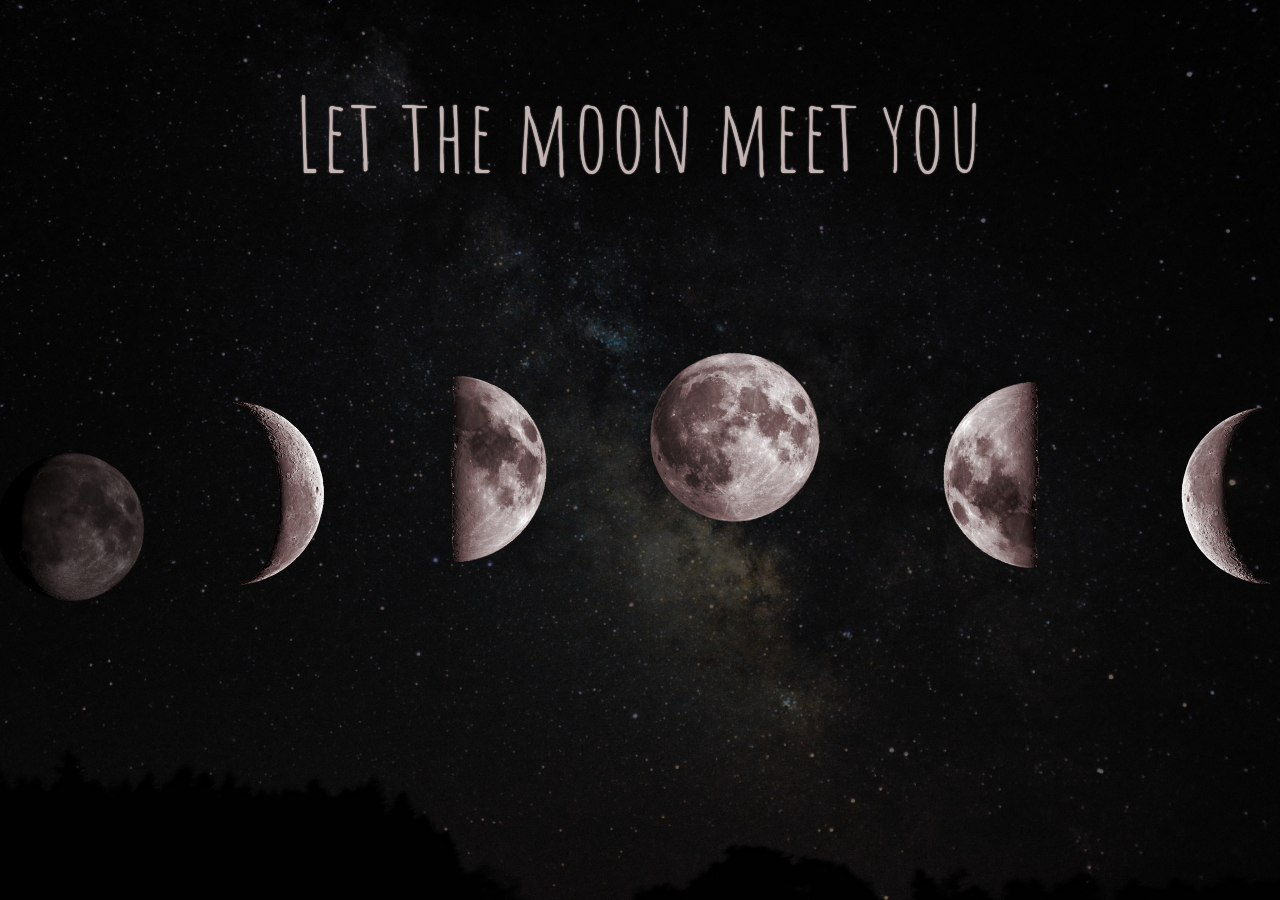
<file: index.html>
<!DOCTYPE html>
<!--[if lt IE 7]>      <html class="no-js lt-ie9 lt-ie8 lt-ie7"> <![endif]-->
<!--[if IE 7]>         <html class="no-js lt-ie9 lt-ie8"> <![endif]-->
<!--[if IE 8]>         <html class="no-js lt-ie9"> <![endif]-->
<!--[if gt IE 8]>      <html class="no-js"> <!--<![endif]-->
<html>
    <head>
        <meta charset="utf-8">
        <meta http-equiv="X-UA-Compatible" content="IE=edge">
        <title></title>
        <meta name="description" content="">
        <meta name="viewport" content="width=device-width, initial-scale=1">
        <link rel="preconnect" href="https://fonts.gstatic.com" crossorigin>
<link href="https://fonts.googleapis.com/css2?family=Cinzel+Decorative:wght@400;700;900&display=swap" rel="stylesheet">
<link rel="preconnect" href="https://fonts.googleapis.com">
<link rel="preconnect" href="https://fonts.gstatic.com" crossorigin>
<link href="https://fonts.googleapis.com/css2?family=Cormorant:ital,wght@0,300..700;1,300..700&display=swap" rel="stylesheet">
<link rel="preconnect" href="https://fonts.googleapis.com">
<link rel="preconnect" href="https://fonts.gstatic.com" crossorigin>
<link href="https://fonts.googleapis.com/css2?family=Inter:ital,opsz,wght@0,14..32,100..900;1,14..32,100..900&display=swap" rel="stylesheet">
<link rel="preconnect" href="https://fonts.googleapis.com">
<link rel="preconnect" href="https://fonts.gstatic.com" crossorigin>
<link href="https://fonts.googleapis.com/css2?family=Bodoni+Moda:ital,opsz,wght@0,6..96,400..900;1,6..96,400..900&display=swap" rel="stylesheet">
<link rel="preload" as="image" href="new.png">
<link rel="preload" as="image" href="crescent.png">
<link rel="preload" as="image" href="quarter.png">
<link rel="preload" as="image" href="full.png">
<link rel="preload" as="image" href="quarter2png.png">
<link rel="preload" as="image" href="crescent2.png">
<link rel="preconnect" href="https://fonts.googleapis.com">
<link rel="preconnect" href="https://fonts.gstatic.com" crossorigin>
<link href="https://fonts.googleapis.com/css2?family=Amatic+SC:wght@400;700&display=swap" rel="stylesheet">
       <link rel="preload" as="image" href="background.png">
        <link rel="stylesheet" href="styles.css">
    </head>
    <body>
      <div class="background-overlay"></div>
       <div class="moon-container">

  <h1 class="moon-heading">Let the moon meet you</h1>

  <div class="subtitle">
Begin at the phase that feels familiar
</div>

  <div class="orbit-wrapper">

  <div class="moon-row">

    <div class="moon-item moon-item1"> 
       <a href="entry1/index.html" class="moon-link">
        <div class="moon-content">
  <img class="moon-img newmoon" src="new.png">
  <span class="moon-label">Begin where balance is needed</span>
</div>
</a> 
</div>

   
<div class="moon-item moon-item2">
   <a href="entry2/index.html" class="moon-link">
  <div class="moon-content">
  <img class="moon-img crescent" src="crescent.png">
  <span class="moon-label">Step into what lies beneath</span>
</div>
</a>
</div>

<div class="moon-item moon-item3">
   <a href="entry3/index.html" class="moon-link">
  <div class="moon-content">
  <img class="moon-img quarter" src="quarter.png">
  <span class="moon-label">Question the direction you’re moving in.</span>
</div>
</a>
</div>

<div class="moon-item moon-item4">
   <a href="entry4/index.html" class="moon-link">
    <div class="moon-content">
  <img class="moon-img fullmoon" src="full.png">
  <span class="moon-label">Face what you are building</span>
</div>
</a>
</div>

<div class="moon-item moon-item5">
   <a href="entry5/index.html" class="moon-link">
   <div class="moon-content">
  <img class="moon-img last-quarter" src="quarter2png.png">
  <span class="moon-label">Release it into the night</span>
</div>
</a>
</div>


<div class="moon-item moon-item6">
   <a href="entry6/index.html" class="moon-link">
  <div class="moon-content">
  <img class="moon-img waning" src="crescent2.png">
  <span class="moon-label">Notice what keeps pulling you back</span>
  </div>
  </a>
</div>
  </div>
</div>
</div>
        <script src="" async defer></script>
    </body>
</html>
</file>
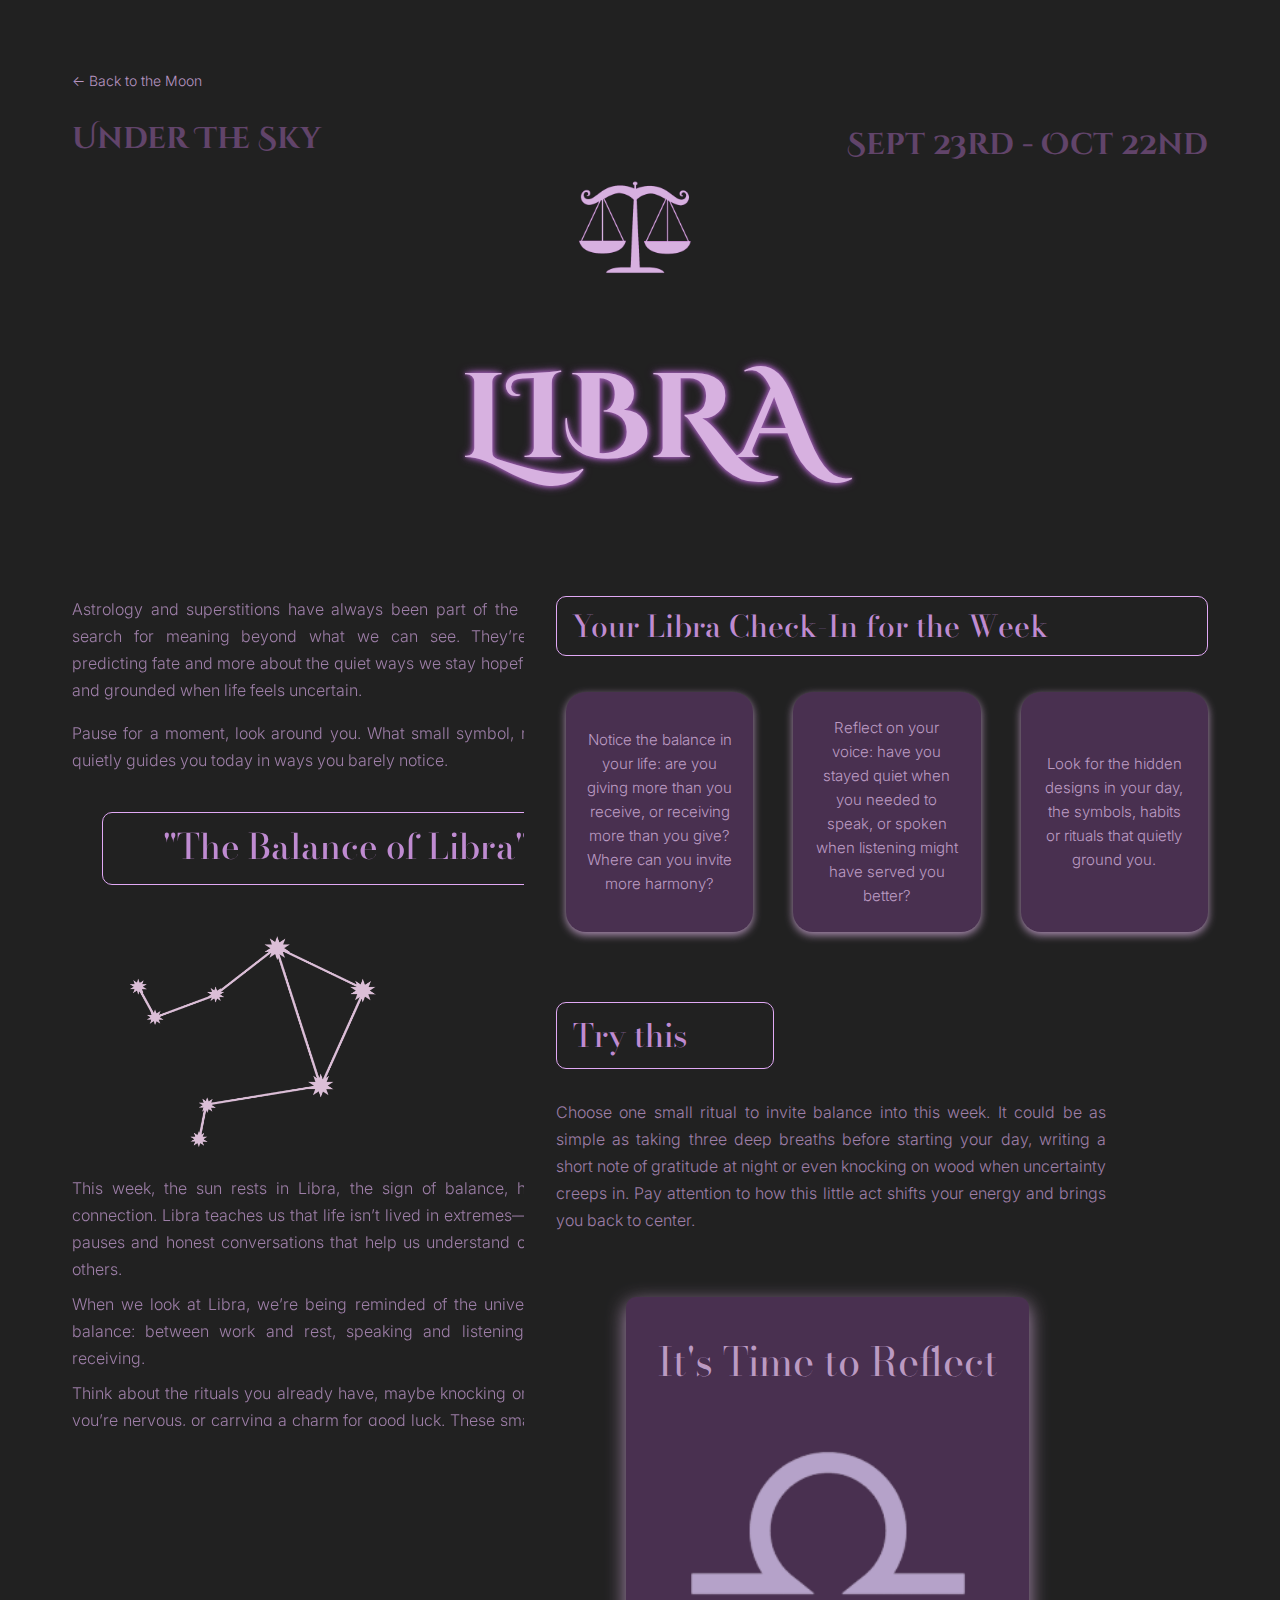
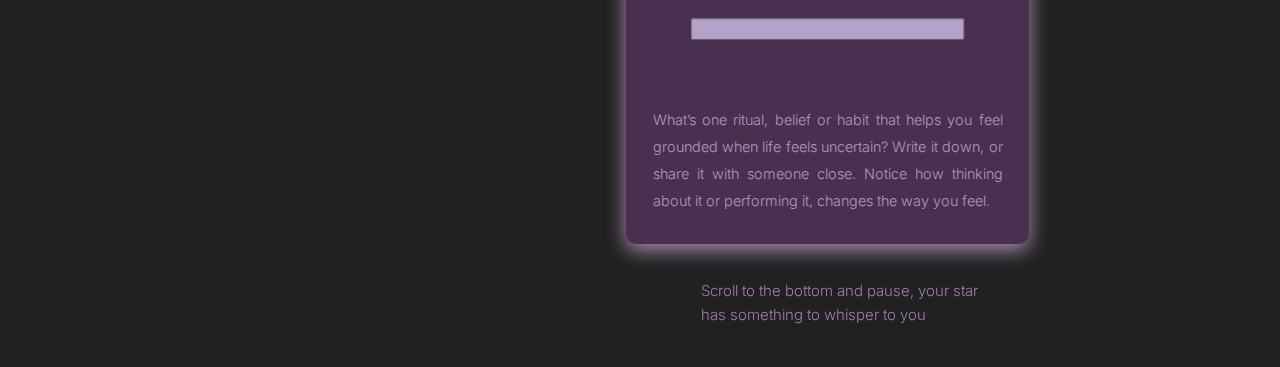
<file: entry1/index.html>
<!DOCTYPE html>
<html>
    <head>
        <meta charset="utf-8">
        <meta http-equiv="X-UA-Compatible" content="IE=edge">
        <title></title>
        <meta name="description" content="">
        <meta name="viewport" content="width=device-width, initial-scale=1">
        <link rel="preconnect" href="https://fonts.googleapis.com">
<link rel="preconnect" href="https://fonts.gstatic.com" crossorigin>
<link href="https://fonts.googleapis.com/css2?family=Cinzel+Decorative:wght@400;700;900&display=swap" rel="stylesheet">
<link rel="preconnect" href="https://fonts.googleapis.com">
<link rel="preconnect" href="https://fonts.gstatic.com" crossorigin>
<link href="https://fonts.googleapis.com/css2?family=Cormorant:ital,wght@0,300..700;1,300..700&display=swap" rel="stylesheet">
<link rel="preconnect" href="https://fonts.googleapis.com">
<link rel="preconnect" href="https://fonts.gstatic.com" crossorigin>
<link href="https://fonts.googleapis.com/css2?family=Inter:ital,opsz,wght@0,14..32,100..900;1,14..32,100..900&display=swap" rel="stylesheet">
<link rel="preconnect" href="https://fonts.googleapis.com">
<link rel="preconnect" href="https://fonts.gstatic.com" crossorigin>
<link href="https://fonts.googleapis.com/css2?family=Bodoni+Moda:ital,opsz,wght@0,6..96,400..900;1,6..96,400..900&display=swap" rel="stylesheet">
        <link rel="stylesheet" href="style.css">
    </head>
    <body>
        <a href="../index.html" class="back-home">← Back to the Moon</a>
        <h1 class="glow-text">Under The Sky</h1>
                <h1 class="glow-text" id="dates">Sept 23rd - Oct 22nd</h1>

                <img src="libra_sign2.png" class="top-zodiac-icon">
        <h1 class="libra">LIBRA</h1>
        <div class="container">
            <div class="column left-column">

<p id="para1">Astrology and superstitions have always been part of the way humans search for meaning beyond what we can see. They’re less about predicting fate and more about the quiet ways we stay hopeful, connected and grounded when life feels uncertain.<p>

<p>Pause for a moment, look around you. What small symbol, ritual or habit quietly guides you today in ways you barely notice. </p>

<div class="subheading-1">
    "The Balance of Libra"
</div>
<img src="Libra_Constellation.png" class="my-image">
<p>
This week, the sun rests in Libra, the sign of balance, harmony, and connection. Libra teaches us that life isn’t lived in extremes—it's the small pauses and honest conversations that help us understand ourselves and others.
</p>

<p>
     When we look at Libra, we’re being reminded of the universal need for balance: between work and rest, speaking and listening, giving and receiving.
</p>

<p>
    Think about the rituals you already have, maybe knocking on wood when you’re nervous, or carrying a charm for good luck. These small acts aren’t just habits, they’re your way of finding balance in a world that never stops moving.
</p>
</div>

<div class="column right-column">

<div class="subheading-2">Your Libra Check-In for the Week</div>
<div class="column1">
        
        <div class="box">Notice the balance in your life: are you giving more than you receive, or receiving more than you give? Where can you invite more harmony?</div>

    
        <div class="box">Reflect on your voice: have you stayed quiet when you needed to speak, or spoken when listening might have served you better?</div>
    
        <div class="box">Look for the hidden designs in your day, the symbols, habits or rituals that quietly ground you.</div>
        </div>
    
<div class="subheading-3">Try this</div>

<p>Choose one small ritual to invite balance into this week. It could be as simple as taking three deep breaths before starting your day, writing a short note of gratitude at night or even knocking on wood when uncertainty creeps in. Pay attention to how this little act shifts your energy and brings you back to center.</p>

<div class="subheading-4"> 
    <br>
 
<div  id="prompthead">It's Time to Reflect</div>
<br>
<br>
<br>
<br><br>

<img class="image2"
src="Libra sign.png" alt="">
<br>
<br><br>
<br>
<br>

<p id="Prompt">What’s one ritual, belief or habit that helps you feel grounded when life feels uncertain? Write it down, or share it with someone close. Notice how thinking about it or performing it, changes the way you feel.</p>

</div>

<div class="popup-overlay">
  <div class="popup-content">
    <h2>The star's message to you</h2>
    <br>
    <p id="message">Give a little extra love today, to yourself and others. What you put out always finds its way back, often when you need it most.</p>
  </div>
</div>

<div class="pop-up-prompt">Scroll to the bottom and pause, your star has something to whisper to you</div>

    </body>
</html>
</file>
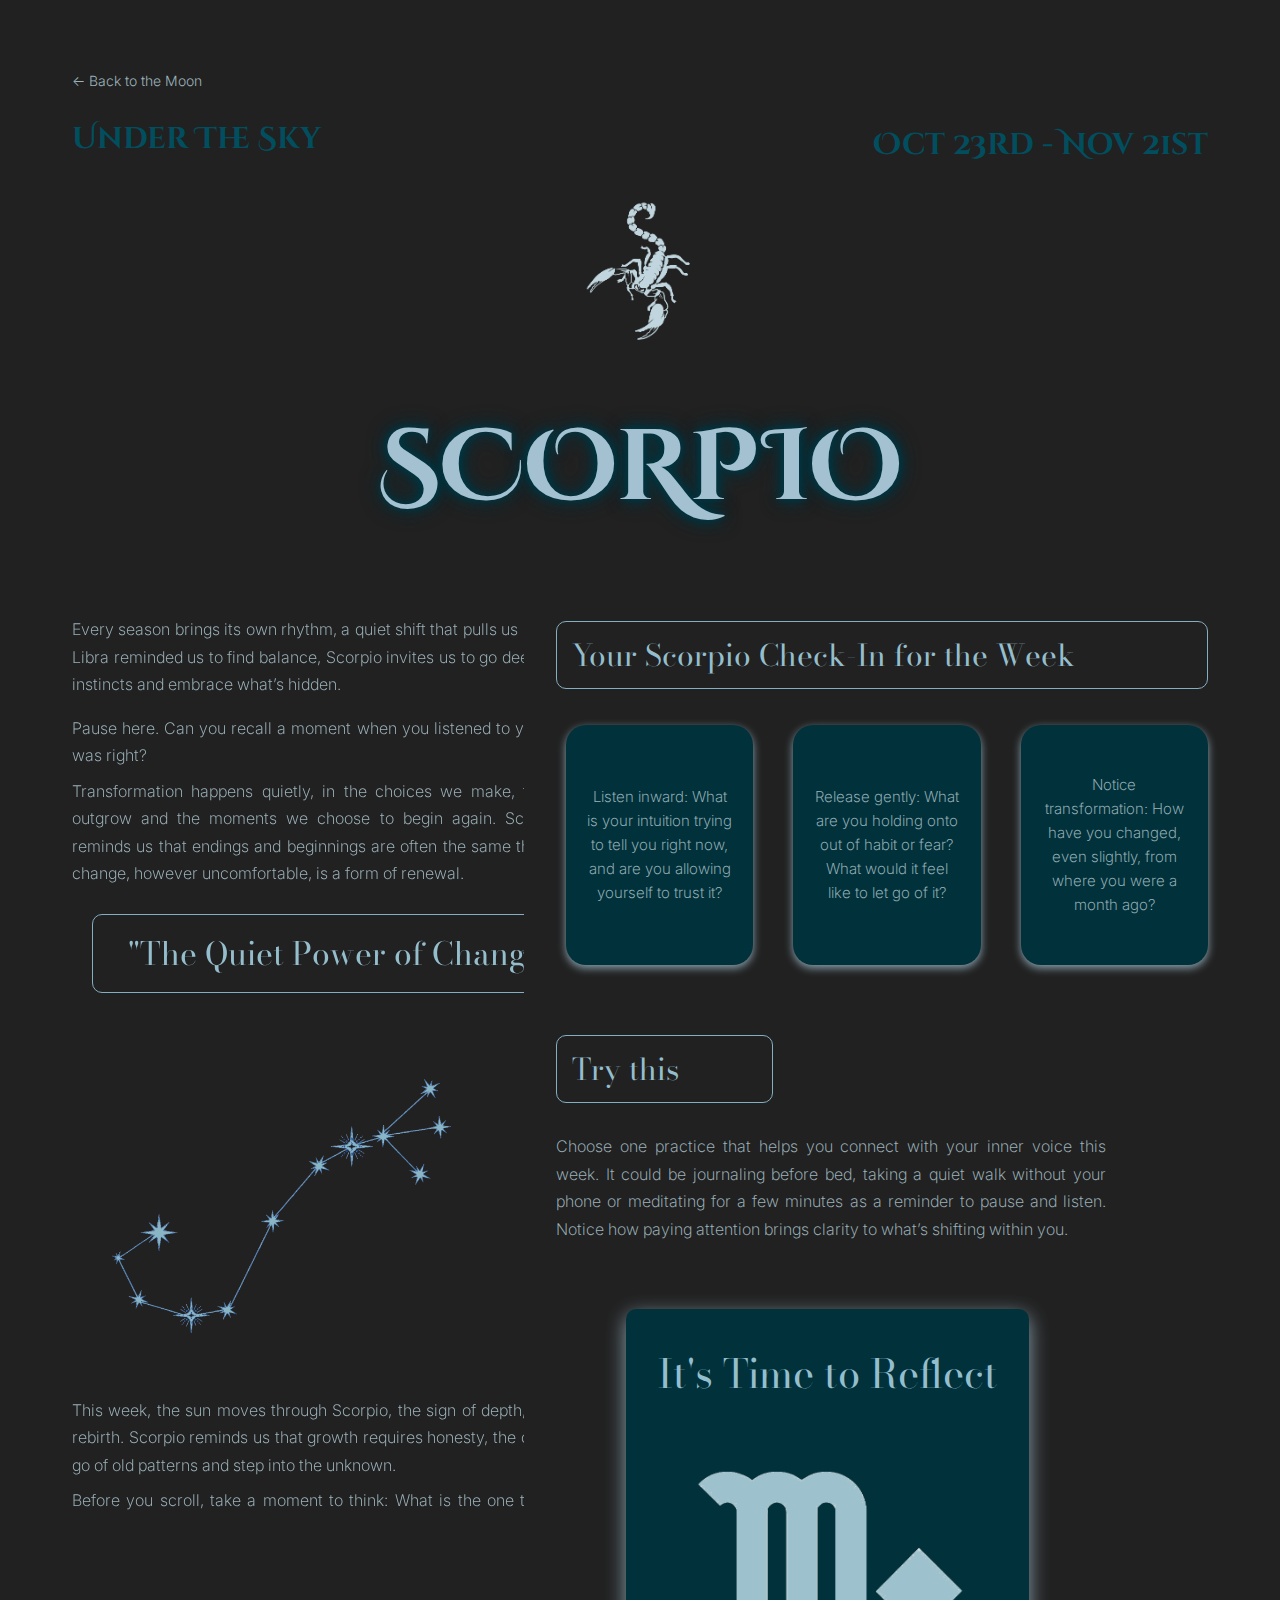
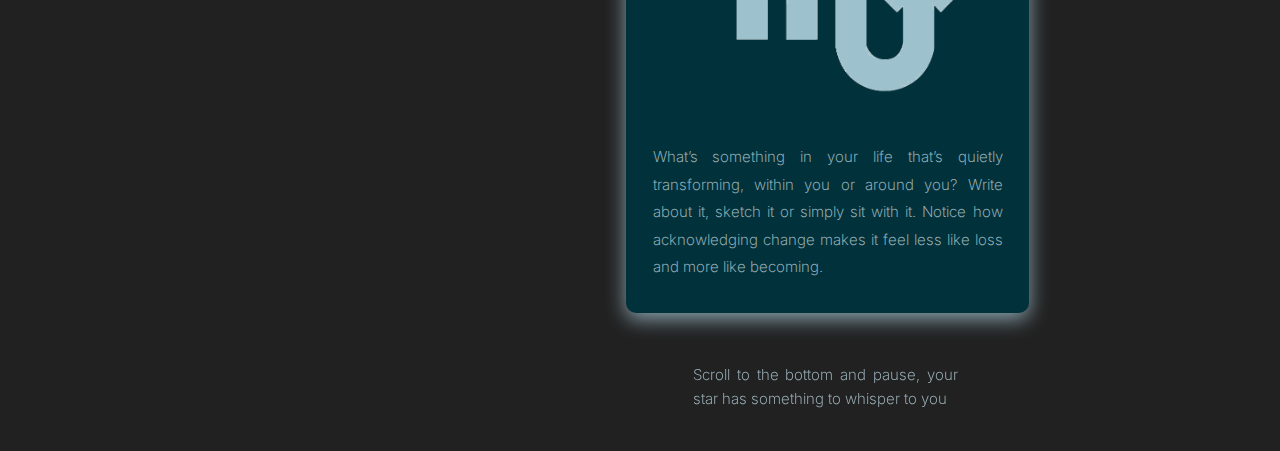
<file: entry2/index.html>
<!DOCTYPE html>
<!--[if lt IE 7]>      <html class="no-js lt-ie9 lt-ie8 lt-ie7"> <![endif]-->
<!--[if IE 7]>         <html class="no-js lt-ie9 lt-ie8"> <![endif]-->
<!--[if IE 8]>         <html class="no-js lt-ie9"> <![endif]-->
<!--[if gt IE 8]>      <html class="no-js"> <!--<![endif]-->
<html>
    <head>
        <meta charset="utf-8">
        <meta http-equiv="X-UA-Compatible" content="IE=edge">
        <title></title>
        <meta name="description" content="">
        <meta name="viewport" content="width=device-width, initial-scale=1">
        <link rel="preconnect" href="https://fonts.googleapis.com">
<link rel="preconnect" href="https://fonts.gstatic.com" crossorigin>
<link href="https://fonts.googleapis.com/css2?family=Cinzel+Decorative:wght@400;700;900&display=swap" rel="stylesheet">
<link rel="preconnect" href="https://fonts.googleapis.com">
<link rel="preconnect" href="https://fonts.gstatic.com" crossorigin>
<link href="https://fonts.googleapis.com/css2?family=Cormorant:ital,wght@0,300..700;1,300..700&display=swap" rel="stylesheet">
<link rel="preconnect" href="https://fonts.googleapis.com">
<link rel="preconnect" href="https://fonts.gstatic.com" crossorigin>
<link href="https://fonts.googleapis.com/css2?family=Inter:ital,opsz,wght@0,14..32,100..900;1,14..32,100..900&display=swap" rel="stylesheet">
<link rel="preconnect" href="https://fonts.googleapis.com">
<link rel="preconnect" href="https://fonts.gstatic.com" crossorigin>
<link href="https://fonts.googleapis.com/css2?family=Bodoni+Moda:ital,opsz,wght@0,6..96,400..900;1,6..96,400..900&display=swap" rel="stylesheet">
        <link rel="stylesheet" href="style.css">
    </head>
    <body>
        <a href="../index.html" class="back-home">← Back to the Moon</a>
        <h1 class="glow-text">Under The Sky</h1>
                <h1 class="glow-text" id="dates">Oct 23rd - Nov 21st</h1>

                <img src="scorpio_sign2.png" class="top-zodiac-icon">

        <h1 class="scorpio"> SCORPIO</h1>

        <div class="container">
            <div class="column left-column">

<p>Every season brings its own rhythm, a quiet shift that pulls us inward. While Libra reminded us to find balance, Scorpio invites us to go deeper, trust our instincts and embrace what’s hidden.<p>


<p>Pause here. Can you recall a moment when you listened to your gut and it was right?</p>

<p>Transformation happens quietly, in the choices we make, the fears we outgrow and the moments we choose to begin again. Scorpio season reminds us that endings and beginnings are often the same thing, and that change, however uncomfortable, is a form of renewal.</p>

<div class="subheading-1">
    "The Quiet Power of Change"
</div>
<img src="Scorpio_Constellation.png" class="my-image">
<p>
    This week, the sun moves through Scorpio, the sign of depth, intuition and rebirth. Scorpio reminds us that growth requires honesty, the courage to let go of old patterns and step into the unknown.

</p>

<p>
    Before you scroll, take a moment to think: What is the one truth that you have been avoiding and what would it feel like to face it?
</p>

<p>Think about the ways you transform without even realizing it, the small decisions that shift your perspective, the conversations that change your direction, or the quiet ways you release what no longer serves you.</p>

</div>
<div class="column right-column">
<div class="subheading-2">Your Scorpio Check-In for the Week</div>

<div class="column1">
        
        <div class="box">Listen inward: What is your intuition trying to tell you right now, and are you allowing yourself to trust it?</div>

    
        <div class="box">Release gently: What are you holding onto out of habit or fear? What would it feel like to let go of it?</div>
    
        <div class="box">Notice transformation: How have you changed, even slightly, from where you were a month ago?</div>
        </div>
    
    
<div class="subheading-3">Try this</div>

<p>Choose one practice that helps you connect with your inner voice this week. It could be journaling before bed, taking a quiet walk without your phone or meditating for a few minutes as a reminder to pause and listen. Notice how paying attention brings clarity to what’s shifting within you.<p>
  
    <div class="subheading-4"> 
    <br>
 
<div  id="prompthead">It's Time to Reflect</div>
<br>
<br>
<br>
<br><br>

<img class="image2"
src="scorpio_sign.png">
<br>
<br><br>
<br>
<br>
<br><br>
<br>
<br>
<br>
<br>
<br>
<br>

<p id="Prompt">What’s something in your life that’s quietly transforming, within you or around you? Write about it, sketch it or simply sit with it. Notice how acknowledging change makes it feel less like loss and more like becoming.</p>

</div>

<div class="popup-overlay">
  <div class="popup-content">
    <h2>The star's message to you</h2>
    <br>
    <p id="message">Do the one thing that your intuition's been quietly asking for today, it already knows the next right step.</p>
  </div>
</div>
<div class="pop-up-prompt">Scroll to the bottom and pause, your star has something to whisper to you</div>
    </body>
</html>
</file>
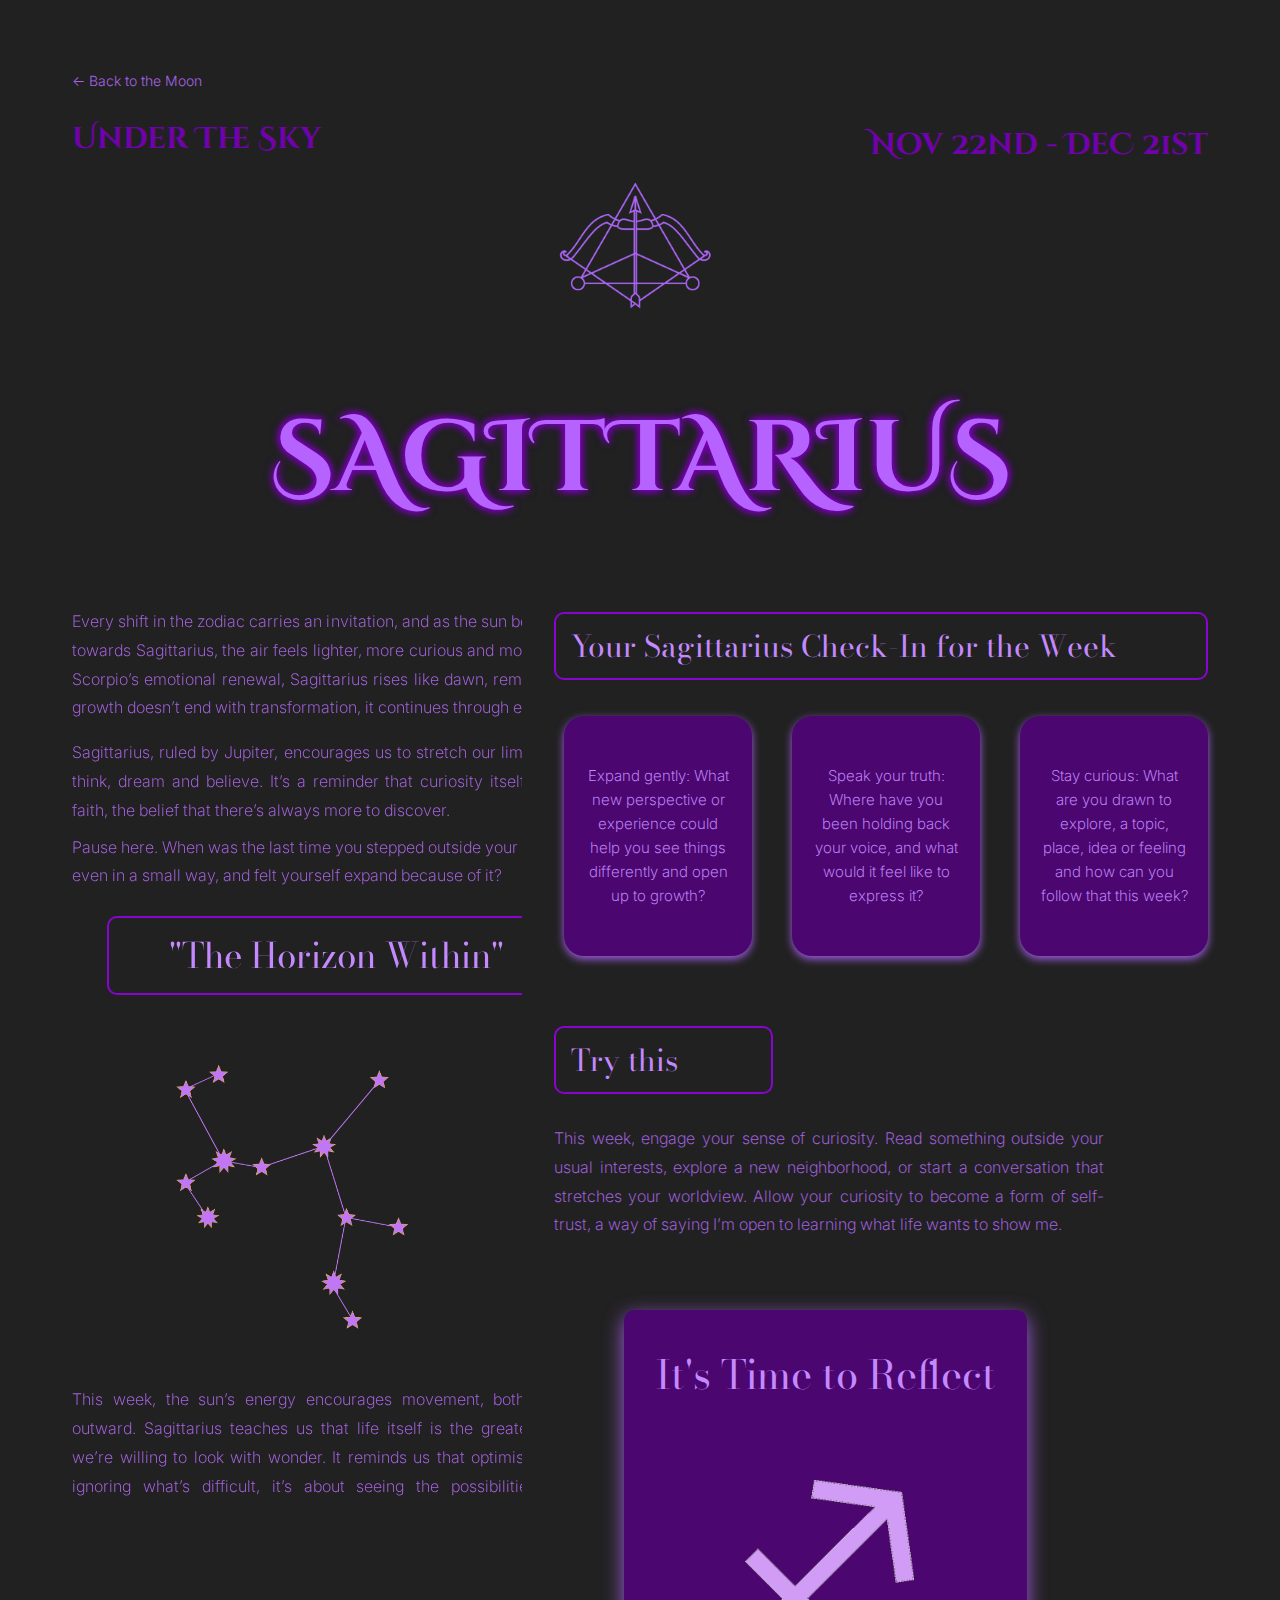
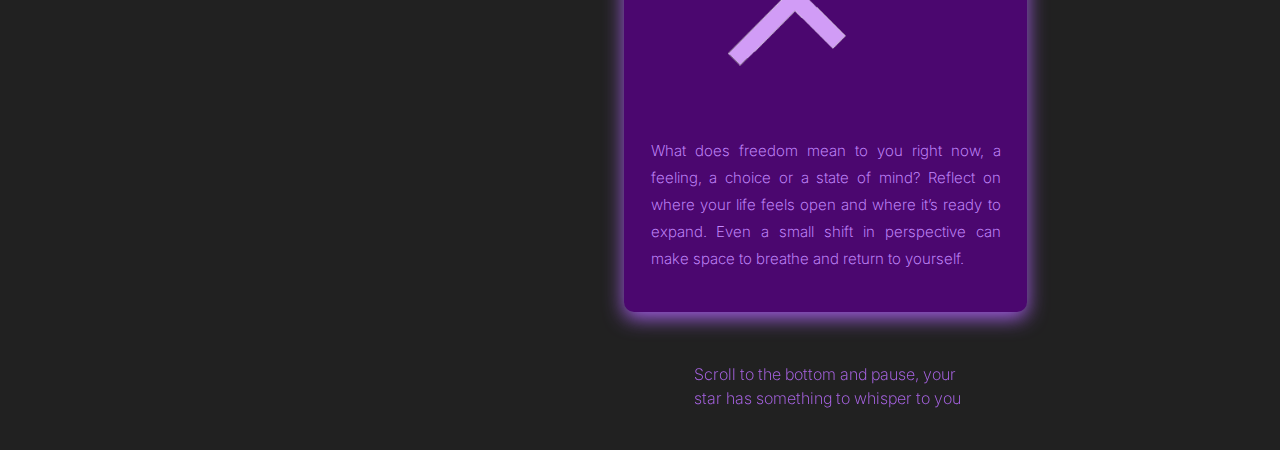
<file: entry3/index.html>
<!DOCTYPE html>
<!--[if lt IE 7]>      <html class="no-js lt-ie9 lt-ie8 lt-ie7"> <![endif]-->
<!--[if IE 7]>         <html class="no-js lt-ie9 lt-ie8"> <![endif]-->
<!--[if IE 8]>         <html class="no-js lt-ie9"> <![endif]-->
<!--[if gt IE 8]>      <html class="no-js"> <!--<![endif]-->
<html>
    <head>
        <meta charset="utf-8">
        <meta http-equiv="X-UA-Compatible" content="IE=edge">
        <title></title>
        <meta name="description" content="">
        <meta name="viewport" content="width=device-width, initial-scale=1">
               <link rel="preconnect" href="https://fonts.googleapis.com">
<link rel="preconnect" href="https://fonts.gstatic.com" crossorigin>
<link href="https://fonts.googleapis.com/css2?family=Cinzel+Decorative:wght@400;700;900&display=swap" rel="stylesheet">
<link rel="preconnect" href="https://fonts.googleapis.com">
<link rel="preconnect" href="https://fonts.gstatic.com" crossorigin>
<link href="https://fonts.googleapis.com/css2?family=Cormorant:ital,wght@0,300..700;1,300..700&display=swap" rel="stylesheet">
<link rel="preconnect" href="https://fonts.googleapis.com">
<link rel="preconnect" href="https://fonts.gstatic.com" crossorigin>
<link href="https://fonts.googleapis.com/css2?family=Inter:ital,opsz,wght@0,14..32,100..900;1,14..32,100..900&display=swap" rel="stylesheet">
<link rel="preconnect" href="https://fonts.googleapis.com">
<link rel="preconnect" href="https://fonts.gstatic.com" crossorigin>
<link href="https://fonts.googleapis.com/css2?family=Bodoni+Moda:ital,opsz,wght@0,6..96,400..900;1,6..96,400..900&display=swap" rel="stylesheet">
        <link rel="stylesheet" href="style.css">
    </head>
    <body>
                <a href="../index.html" class="back-home">← Back to the Moon</a>
        <h1 class="glow-text">Under The Sky</h1>
                <h1 class="glow-text" id="dates">Nov 22nd - DeC 21st</h1>

                 <img src="sagittarius_sign2.png" class="top-zodiac-icon">
        <h1 class="sagittarius">SAGITTARIUS</h1>

        <div class="container">
            <div class="column left-column">

<p>Every shift in the zodiac carries an invitation, and as the sun begins to move towards Sagittarius, the air feels lighter, more curious and more open. After Scorpio’s emotional renewal, Sagittarius rises like dawn, reminding us that growth doesn’t end with transformation, it continues through exploration.<p>

<p>Sagittarius, ruled by Jupiter, encourages us to stretch our limits in how we think, dream and believe. It’s a reminder that curiosity itself is a form of faith, the belief that there’s always more to discover.</p>

<p>Pause here. When was the last time you stepped outside your comfort zone, even in a small way, and felt yourself expand because of it?</p>

<div class="subheading-1">
    "The Horizon Within"
</div>
<img src="sagittarius_constellation.png" class="my-image">
<p>
    This week, the sun’s energy encourages movement, both inward and outward. Sagittarius teaches us that life itself is the greatest teacher if we’re willing to look with wonder. It reminds us that optimism isn’t about ignoring what’s difficult, it’s about seeing the possibilities that exist alongside the challenges.
</p>

<p>
   Before you scroll, take a moment to ask yourself: Where in your life have you been playing small out of fear of uncertainty, and what might open up if you allowed yourself to take a leap?
</p>

</div>
<div class="column right-column">
<div class="subheading-2">Your Sagittarius Check-In for the Week</div>

<div class="column1">
        
        <div class="box">Expand gently: What new perspective or experience could help you see things differently and open up to growth?</div>

        <div class="box">Speak your truth: Where have you been holding back your voice, and what would it feel like to express it?</div>
    
        <div class="box">Stay curious: What are you drawn to explore, a topic, place, idea or feeling and how can you follow that this week?</div>
        </div>

<div class="subheading-3">Try this</div>

<p>This week, engage your sense of curiosity. Read something outside your usual interests, explore a new neighborhood, or start a conversation that stretches your worldview. Allow your curiosity to become a form of self-trust, a way of saying I’m open to learning what life wants to show me.<p>

       <div class="subheading-4"> 
    <br>  
<div  id="prompthead">It's Time to Reflect</div>
<br>
<br>
<br>
<br><br>

<img class="image2"
src="sagittarius_sign.png">
<br>
<br><br>
<br>
<br>
<br><br>
<br>
<br>
<br>
<br>
<br>
<br>

<p id="Prompt">What does freedom mean to you right now, a feeling, a choice or a state of mind? Reflect on where your life feels open and where it’s ready to expand. Even a small shift in perspective can make space to breathe and return to yourself.</p>

</div>

<div class="popup-overlay">
  <div class="popup-content">
    <h2>The star's message to you</h2>
    <br>
    <p id="message">Say yes to something new today, a thought, a path or a possibility. Growth begins the moment you choose curiosity over comfort.</p>
  </div>
</div>
<div class="pop-up-prompt">Scroll to the bottom and pause, your star has something to whisper to you</div>
    </body>
</html>
</file>
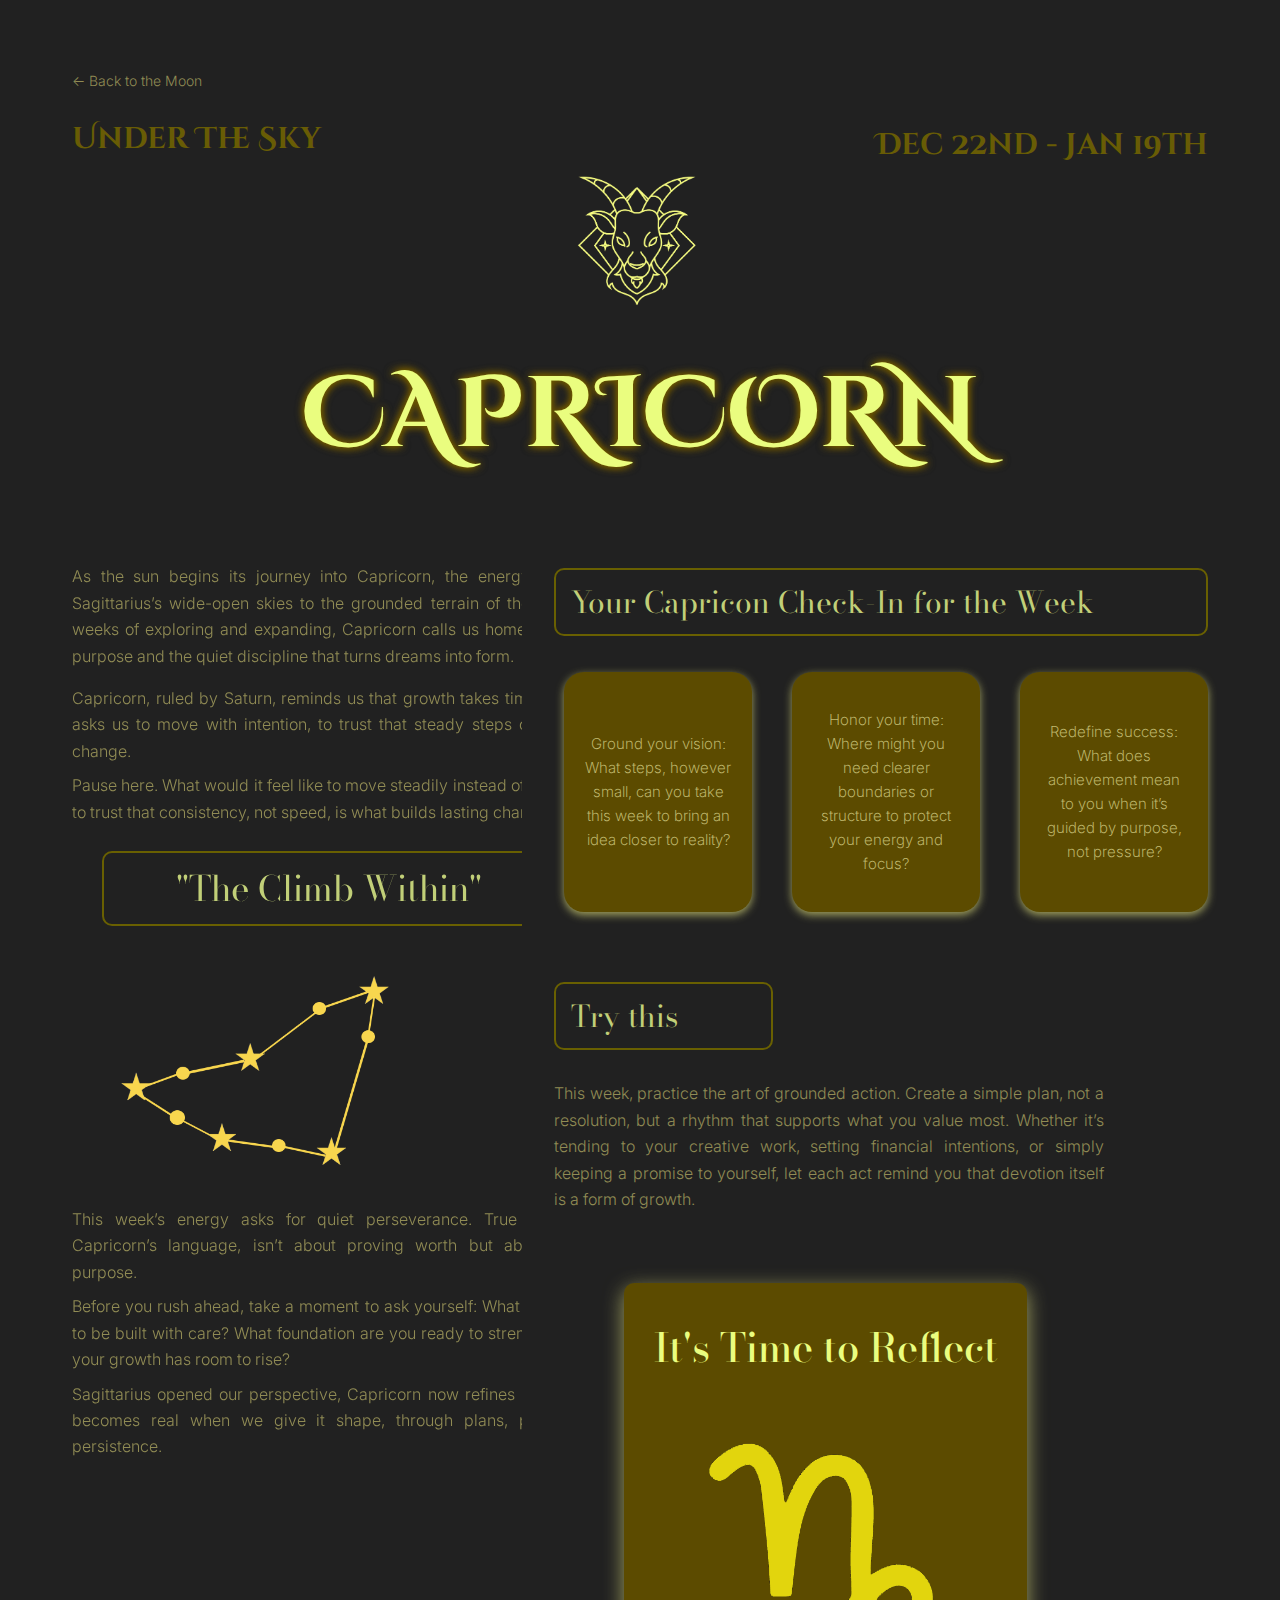
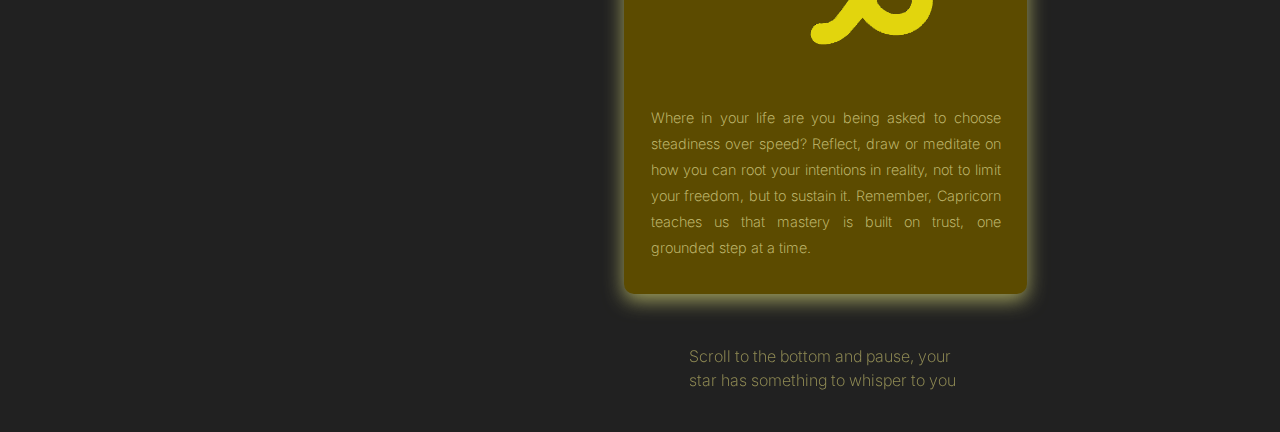
<file: entry4/index.html>
<!DOCTYPE html>
<!--[if lt IE 7]>      <html class="no-js lt-ie9 lt-ie8 lt-ie7"> <![endif]-->
<!--[if IE 7]>         <html class="no-js lt-ie9 lt-ie8"> <![endif]-->
<!--[if IE 8]>         <html class="no-js lt-ie9"> <![endif]-->
<!--[if gt IE 8]>      <html class="no-js"> <!--<![endif]-->
<html>
    <head>
        <meta charset="utf-8">
        <meta http-equiv="X-UA-Compatible" content="IE=edge">
        <title></title>
        <meta name="description" content="">
        <meta name="viewport" content="width=device-width, initial-scale=1">
         <link rel="preconnect" href="https://fonts.googleapis.com">
<link rel="preconnect" href="https://fonts.gstatic.com" crossorigin>
<link href="https://fonts.googleapis.com/css2?family=Cinzel+Decorative:wght@400;700;900&display=swap" rel="stylesheet">
<link rel="preconnect" href="https://fonts.googleapis.com">
<link rel="preconnect" href="https://fonts.gstatic.com" crossorigin>
<link href="https://fonts.googleapis.com/css2?family=Cormorant:ital,wght@0,300..700;1,300..700&display=swap" rel="stylesheet">
<link rel="preconnect" href="https://fonts.googleapis.com">
<link rel="preconnect" href="https://fonts.gstatic.com" crossorigin>
<link href="https://fonts.googleapis.com/css2?family=Inter:ital,opsz,wght@0,14..32,100..900;1,14..32,100..900&display=swap" rel="stylesheet">
<link rel="preconnect" href="https://fonts.googleapis.com">
<link rel="preconnect" href="https://fonts.gstatic.com" crossorigin>
<link href="https://fonts.googleapis.com/css2?family=Bodoni+Moda:ital,opsz,wght@0,6..96,400..900;1,6..96,400..900&display=swap" rel="stylesheet">
 <link rel="stylesheet" href="style.css">
    </head>
    <body>
         <a href="../index.html" class="back-home">← Back to the Moon</a>
      <h1 class="glow-text">Under The Sky</h1>
                <h1 class="glow-text" id="dates">Dec 22nd - Jan 19th</h1>

                  <img src="capricorn_sign2.png" class="top-zodiac-icon">
        <h1 class="capricorn">CAPRICORN</h1>

        <div class="container">
            <div class="column left-column">

<p>As the sun begins its journey into Capricorn, the energy shifts from Sagittarius’s wide-open skies to the grounded terrain of the earth. After weeks of exploring and expanding, Capricorn calls us home to structure, purpose and the quiet discipline that turns dreams into form.
<p>

<p>Capricorn, ruled by Saturn, reminds us that growth takes time. This week asks us to move with intention, to trust that steady steps create lasting change.
</p>

<p>Pause here. What would it feel like to move steadily instead of urgently and to trust that consistency, not speed, is what builds lasting change?
</p>

<div class="subheading-1">
    "The Climb Within"
</div>
<img src="capricorn_constellation.png" class="my-image">
<p>
    This week’s energy asks for quiet perseverance. True ambition, in Capricorn’s language, isn’t about proving worth but about honoring purpose. 
</p>

<p>
  Before you rush ahead, take a moment to ask yourself: What dream wants to be built with care? What foundation are you ready to strengthen so that your growth has room to rise?
</p>

<p>
    Sagittarius opened our perspective, Capricorn now refines it. Vision only becomes real when we give it shape, through plans, patience and persistence. 
</p>

</div>
<div class="column right-column">
<div class="subheading-2">Your Capricon Check-In for the Week</div>

<div class="column1">
        
        <div class="box">Ground your vision: What steps, however small,  can you take this week to bring an idea closer to reality?</div>

        <div class="box">Honor your time: Where might you need clearer boundaries or structure to protect your energy and focus?</div>
    
        <div class="box">Redefine success: What does achievement mean to you when it’s guided by purpose, not pressure?</div>
        </div>
    
<div class="subheading-3">Try this</div>

<p>This week, practice the art of grounded action. Create a simple plan, not a resolution, but a rhythm that supports what you value most. Whether it’s tending to your creative work, setting financial intentions, or simply keeping a promise to yourself, let each act remind you that devotion itself is a form of growth.
<p>


       <div class="subheading-4"> 
    <br>  
<div  id="prompthead">It's Time to Reflect</div>
<br>
<br>
<br>
<br><br>

<img class="image2"
src="capricorn_sign.png">
<br>
<br><br>
<br>
<br>
<br><br>
<br>
<br>
<br>
<br>
<br>
<br>

<p id="Prompt">Where in your life are you being asked to choose steadiness over speed? Reflect, draw or meditate on how you can root your intentions in reality, not to limit your freedom, but to sustain it. Remember, Capricorn teaches us that mastery is built on trust, one grounded step at a time.
</p>
</div>

<div class="popup-overlay">
  <div class="popup-content">
    <h2>The star's message to you</h2>
    <br>
    <p id="message">Stick to one small task today, finish it fully. Progress is quiet, it’s the small things that move you forward.</p>
  </div>
</div>

<div class="pop-up-prompt">Scroll to the bottom and pause, your star has something to whisper to you</div>
    </body>
</html>
</file>
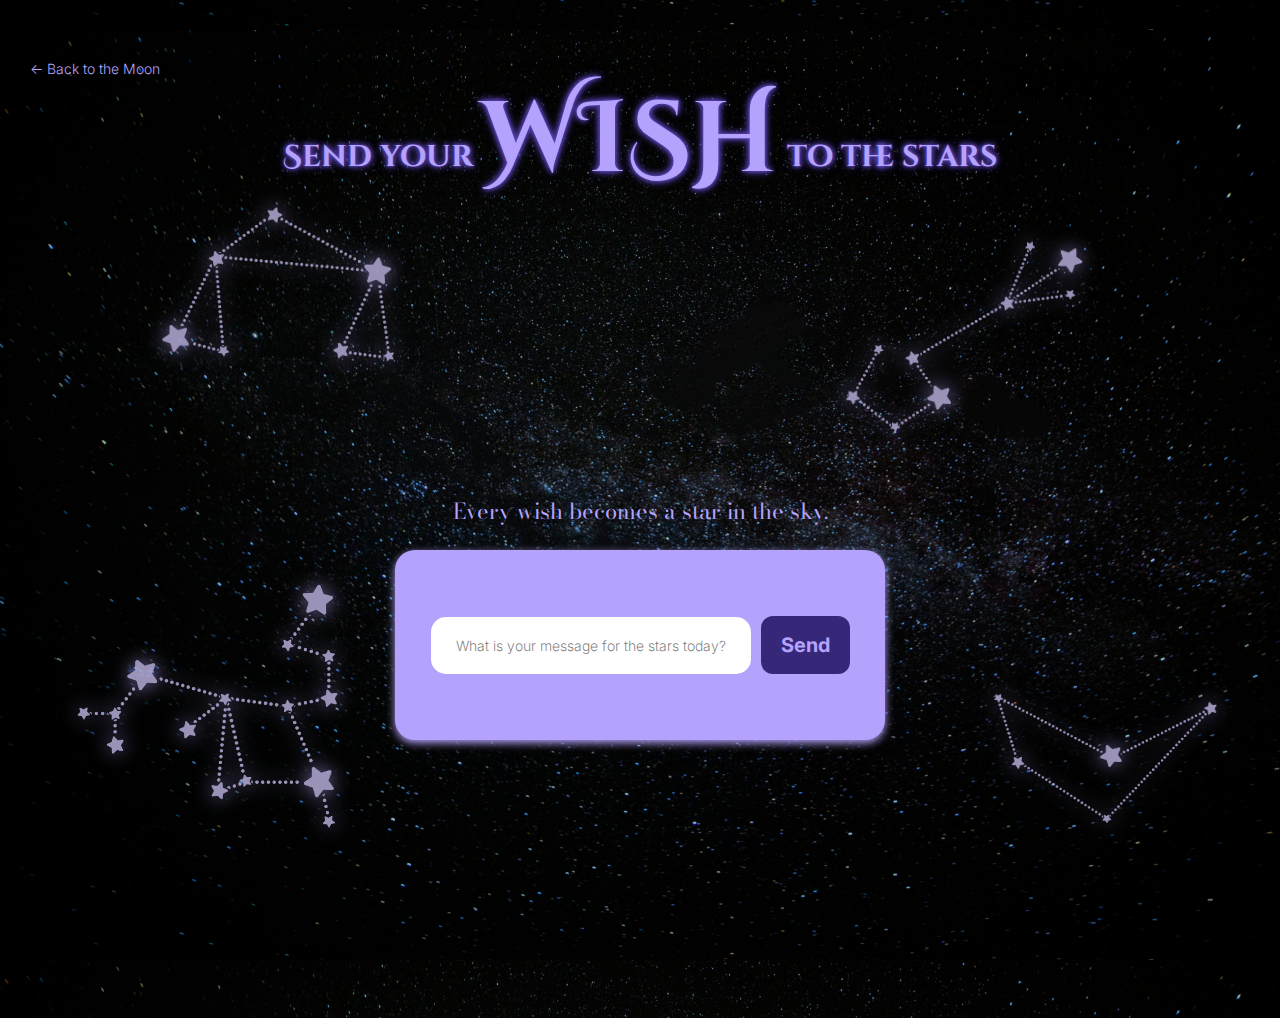
<file: entry5/index.html>
<!DOCTYPE html>
<!--[if lt IE 7]>      <html class="no-js lt-ie9 lt-ie8 lt-ie7"> <![endif]-->
<!--[if IE 7]>         <html class="no-js lt-ie9 lt-ie8"> <![endif]-->
<!--[if IE 8]>         <html class="no-js lt-ie9"> <![endif]-->
<!--[if gt IE 8]>      <html class="no-js"> <!--<![endif]-->
<html>
    <head>
        <meta charset="utf-8">
        <meta http-equiv="X-UA-Compatible" content="IE=edge">
        <title></title>
        <meta name="description" content="">
        <meta name="viewport" content="width=device-width, initial-scale=1">
        <link rel="preconnect" href="https://fonts.googleapis.com">
<link rel="preconnect" href="https://fonts.gstatic.com" crossorigin>
<link href="https://fonts.googleapis.com/css2?family=Cinzel+Decorative:wght@400;700;900&display=swap" rel="stylesheet">
<link rel="preconnect" href="https://fonts.googleapis.com">
<link rel="preconnect" href="https://fonts.gstatic.com" crossorigin>
<link href="https://fonts.googleapis.com/css2?family=Cormorant:ital,wght@0,300..700;1,300..700&display=swap" rel="stylesheet">
<link rel="preconnect" href="https://fonts.googleapis.com">
<link rel="preconnect" href="https://fonts.gstatic.com" crossorigin>
<link href="https://fonts.googleapis.com/css2?family=Inter:ital,opsz,wght@0,14..32,100..900;1,14..32,100..900&display=swap" rel="stylesheet">
<link rel="preconnect" href="https://fonts.googleapis.com">
<link rel="preconnect" href="https://fonts.gstatic.com" crossorigin>
<link href="https://fonts.googleapis.com/css2?family=Bodoni+Moda:ital,opsz,wght@0,6..96,400..900;1,6..96,400..900&display=swap" rel="stylesheet">
<link rel="preconnect" href="https://fonts.googleapis.com">
<link rel="preconnect" href="https://fonts.gstatic.com" crossorigin>
<link href="https://fonts.googleapis.com/css2?family=Amatic+SC:wght@400;700&display=swap" rel="stylesheet">
<link rel="preload" as="image" href="constellation.png">
        <link rel="stylesheet" href="style.css">
    </head>
    <body>
       <a href="../index.html" class="back-home">← Back to the Moon</a>
        <div class="constellation c1">
  <img src="libra.png" alt="">
  <p class="hover-text">Not everything needs an answer right away. Some things unfold slowly</p>
</div>

<div class="constellation c2">
  <img src="scorpio.png" alt="">
  <p class="hover-text">You’re allowed to take your time. Progress doesn’t have to be loud</p>
</div>

<div class="constellation c3">
  <img src="sagittarius.png" alt="">
  <p class="hover-text">Not every choice has to be perfect. It just has to be honest</p>
</div>

<div class="constellation c4">
  <img src="capricorn.png" alt="">
  <p class="hover-text">Sometimes the hardest part is admitting what you already know</p>
</div>
      <div class="container">
<h1>Send your <span class="big-wish">WISH</span> to the stars</h1>

  <div class="bottom-section">
    <p>Every wish becomes a star in the sky.</p>

    <div class="text-box">
      <input type="text" id="starMessage" placeholder="What is your message for the stars today?">
      <button>Send</button>
    </div>

    <p class="animated-line">
      <span>Write it.</span>
      <span>Release it.</span>
      <span>Watch it shine.</span>
    </p>
  </div>
</div>

<div class="popup">Your wish now shines among the stars</div>

<div class="shooting-star"></div>

    </body>
</html>
</file>
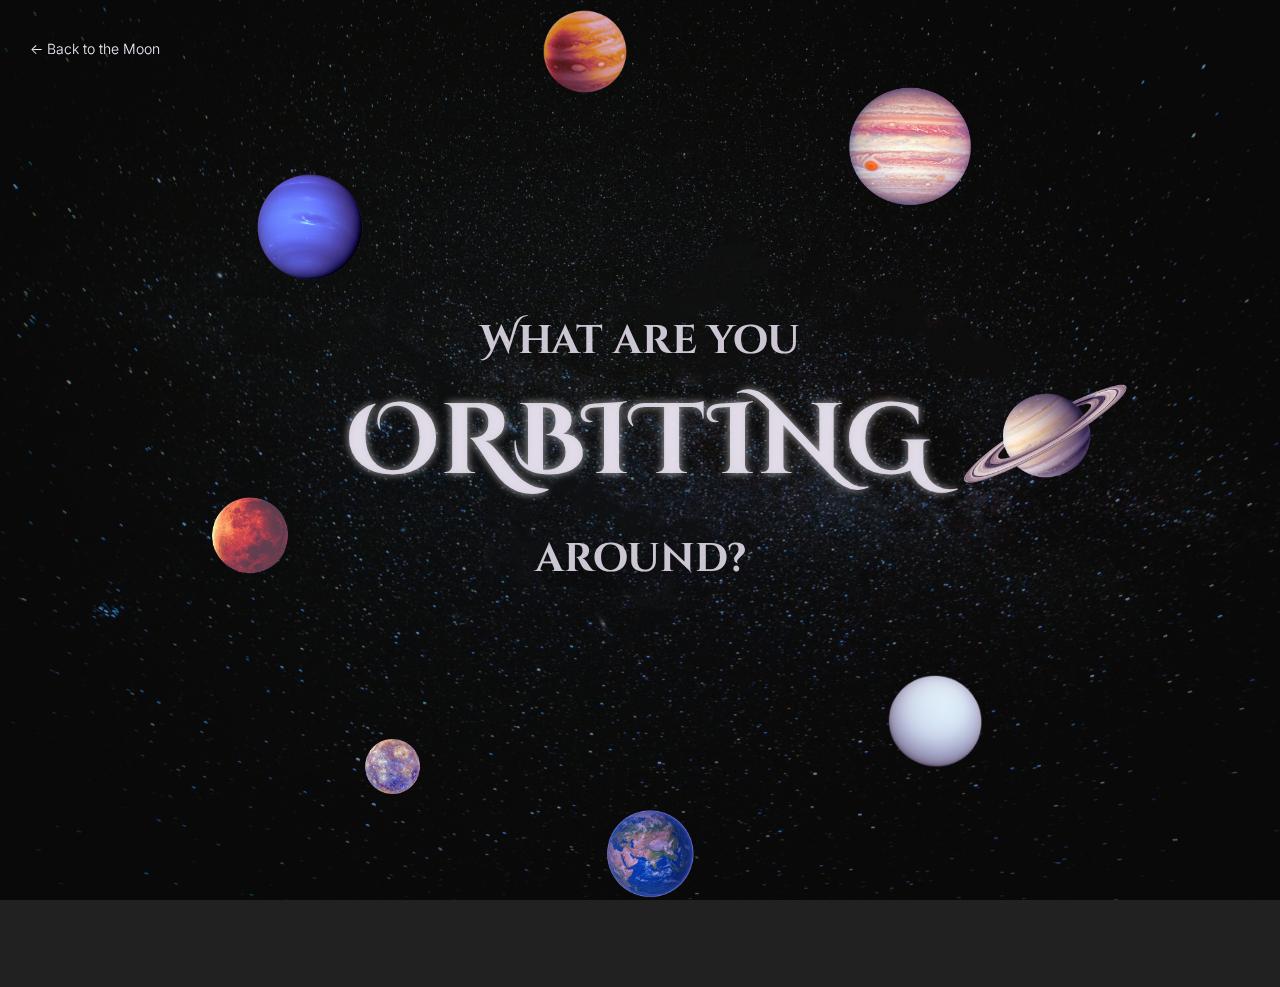
<file: entry6/index.html>
<!DOCTYPE html>
<!--[if lt IE 7]>      <html class="no-js lt-ie9 lt-ie8 lt-ie7"> <![endif]-->
<!--[if IE 7]>         <html class="no-js lt-ie9 lt-ie8"> <![endif]-->
<!--[if IE 8]>         <html class="no-js lt-ie9"> <![endif]-->
<!--[if gt IE 8]>      <html class="no-js"> <!--<![endif]-->
<html>
    <head>
        <meta charset="utf-8">
        <meta http-equiv="X-UA-Compatible" content="IE=edge">
        <title></title>
        <meta name="description" content="">
        <meta name="viewport" content="width=device-width, initial-scale=1">
        <link rel="preconnect" href="https://fonts.googleapis.com">
<link rel="preconnect" href="https://fonts.gstatic.com" crossorigin>
<link href="https://fonts.googleapis.com/css2?family=Cinzel+Decorative:wght@400;700;900&display=swap" rel="stylesheet">
<link rel="preconnect" href="https://fonts.googleapis.com">
<link rel="preconnect" href="https://fonts.gstatic.com" crossorigin>
<link href="https://fonts.googleapis.com/css2?family=Cormorant:ital,wght@0,300..700;1,300..700&display=swap" rel="stylesheet">
<link rel="preconnect" href="https://fonts.googleapis.com">
<link rel="preconnect" href="https://fonts.gstatic.com" crossorigin>
<link href="https://fonts.googleapis.com/css2?family=Inter:ital,opsz,wght@0,14..32,100..900;1,14..32,100..900&display=swap" rel="stylesheet">
<link rel="preconnect" href="https://fonts.googleapis.com">
<link rel="preconnect" href="https://fonts.gstatic.com" crossorigin>
<link href="https://fonts.googleapis.com/css2?family=Bodoni+Moda:ital,opsz,wght@0,6..96,400..900;1,6..96,400..900&display=swap" rel="stylesheet">
<link rel="preload" as="image" href="constellation copy.png">
 <link rel="stylesheet" href="style.css">
    </head>
        <link rel="stylesheet" href="style.css">
    </head>
    <body>
        <a href="../index.html" class="back-home">← Back to the Moon</a>
   <div class="universe">

    <div class="center-text">
  What are you <span class="big-orbiting">ORBITING</span> around?
</div>

    <div class="curve-orbit">

      <div class="planet-1 planet">
  <img src="Venus.png" class="planet-img">
  <div class="hover-text">Comfort</div>
</div>

       <div class="planet-2 planet">
        <img src="Mars.png" class="planet-img">
  <div class="hover-text">Validation</div>
    </div>

    <div class="planet-3 planet">
        <img src="Jupiter.png" class="planet-img">
  <div class="hover-text">Longing</div>
    </div>

    <div class="planet-4 planet">
        <img src="Saturn.png" class="planet-img">
  <div class="hover-text">Self doubt</div>
    </div>

     <div class="planet-5 planet">
        <img src="Uranus.png" class="planet-img">
  <div class="hover-text">Attachment</div>
    </div>

    <div class="planet-6 planet">
        <img src="Neptune.png" class="planet-img">
  <div class="hover-text">Fragility</div> 
    </div>

    <div class="planet-7 planet">
        <img src="Mercury.png" class="planet-img">
  <div class="hover-text">Fear</div> 
    </div>

    <div class="planet-8 planet">
        <img src="Earth.png" class="planet-img">
  <div class="hover-text">Acceptance</div> 
    </div>

  </div>
   </div>
        <script src="" async defer></script>
    </body>
</html>
</file>
<file: styles.css>
body {
  margin: 0;
  background-color: #0d0d16;
  background-image: url("background.png");
  background-size: cover;
  background-position: center;
  background-repeat: repeat;
  text-align: center;
  min-height: 100vh;
}
.moon-img {
  display: block;
  width: auto;
  height: 380px;        
  aspect-ratio: 1 / 1;
  object-fit: contain;
  transform-origin: center center;
}

.moon-link {
  display: inline-block;
  text-decoration: none;
  color: inherit;
}


.background-overlay {
  position: fixed;
  top: 0;
  left: 0;
  width: 100%;
  height: 100%;
  background: rgba(0, 0, 0, 0.5);
  pointer-events: none;
  z-index: -1;
}

.moon-container {
  text-align: center;
  padding-top: 120px;   
}

.moon-heading {
  font-size: 100px;
  margin-top: -50px;
  margin-bottom: 10px;
  letter-spacing: 2px;
  min-height: 56px;
  color: rgba(197, 182, 182, 0.95);
font-family: "Amatic SC", sans-serif;
font-weight: 100;
  text-shadow:
    0 0 1px rgba(164, 148, 148, 0.885),
    0 0 2px rgba(164, 148, 148, 0.849);
}

.subtitle {
  font-family: "Bodoni Moda", serif;
  font-size: 22px;
  font-weight: 10;
  color: rgba(224, 197, 197, 0.75);
  margin-top: 10px;
  margin-bottom: 40px;
  text-align: center;
  opacity: 0;
  animation: homepageFadeIn 1.2s ease forwards;
  animation-delay: 2s;
}

@keyframes homepageFadeIn {
  from {
    opacity: 0;
    transform: translateY(8px);
  }
  to {
    opacity: 1;
    transform: translateY(0);
  }
}
.moon-row {
  display: flex;
  justify-content: center;
  align-items: flex-end;    
  height: 380px;
  z-index: 2;
}

.moon-item {
  position: relative;
  cursor: pointer;
  display: flex;
  justify-content: center;
  z-index: 1;
}

.moon-item img {
  transition: 
    filter 0.6s ease,
    transform 0.6s ease,
    opacity 0.3s ease;
}



.moon-item1 img {
  width: 240px;
  opacity: 0.9;
  filter: brightness(0.6) saturate(0.8);
  margin-left: 150px;}

.moon-item1:hover img {
  opacity: 0.3;
  filter: brightness(0.6);
}

.moon-item2 img {
  width: 140px;
}

.moon-item3 img {
  width: 350px;
}

.moon-item4 img {
  width: 380px;
}

.moon-item5 img {
  width: 350px;
}

.moon-item6 img {
  width: 310px;
}

.moon-content {
  position: relative;
  display: inline-block;
  align-items: center;
}

.moon-item1 .moon-content { transform: translate(120px, 20px); }
.moon-item2 .moon-content { transform: translate(140px, -10px); }
.moon-item3 .moon-content { transform: translate(140px, -30px); }
.moon-item4 .moon-content { transform: translate(-20px, -70px); }
.moon-item5 .moon-content { transform: translate(-150px, -40px); }
.moon-item6 .moon-content { transform: translate(-200px, -15px); }

.moon-item:hover img {
  filter: drop-shadow(0 0 15px rgba(255, 255, 255, 0.3));
  opacity: 1;
  transform: scale(1.08);
}

.moon-item {
  z-index: 1;
}

.moon-item:hover {
  z-index: 10;
}

.moon-row:hover .moon-item {
  opacity: 0.4;
}

.moon-row .moon-item:hover {
  opacity: 1;
}

.moon-label {
  position: absolute;
  top: 100%;                 
  left: 50%;                
  transform: translateX(-50%);
  opacity: 0;
  font-size: 16px;
  transition: opacity 0.4s ease;
  color: rgba(224, 197, 197, 0.9);
  font-family: "Inter", sans-serif;
  font-weight: 200;
  text-align: center;
  pointer-events: none;
}

.moon-item1 .moon-label {
  margin-left: 70px;
  margin-top: -30px;
  width: 180px;
}

.moon-item2 .moon-label {
  margin-top: -30px;
  margin-left: -5px;
  width: 200px;
}

.moon-item3 .moon-label {
  margin-left: -40px;
  margin-top: -30px;
}

.moon-item4 .moon-label {
  margin-left: 15px;
  margin-top: -20px;
  width: 200px;

}

.moon-item5 .moon-label {
 margin-left: 50px;
 margin-top: -20px;
 width: 200px;
}

.moon-item6 .moon-label {
  margin-top: -20px;
  margin-left: -10px;
  width: 180px;
}


.moon-item:hover .moon-label {
  opacity: 1;
}

.orbit-wrapper {
  position: relative;
  width: 100%;
  display: flex;
  justify-content: center;
  margin-top: 80px;
}

.orbit-wrapper::before {
  content: "";
  position: absolute;
  width: 85%;
  height: 200px;                 
  border: 1px solid rgba(255, 255, 255, 0.45);
  border-radius: 50%;
  top: 50%;
  transform: translateY(-50%);
  pointer-events: none;
  object-position: 0.6;
  visibility: hidden;
}


@media (max-width: 740px) {

  .moon-container {
    padding-top: 80px;
  }

  .moon-heading {
    font-size: 50px;
    margin-top: 0;
    letter-spacing: 1px;
  text-align: center;
  }

  .moon-row {
    height: 220px;
  }

  .moon-img {
    height: 130px;
  }

  .moon-item1 img { width: 120px; }
  .moon-item2 img { width: 65px; }
  .moon-item3 img { width: 150px; }
  .moon-item4 img { width: 150px; }
  .moon-item5 img { width: 150px; }
  .moon-item6 img { width: 140px; }

  .moon-item1 .moon-content { transform: translate(20px, 9px); }
  .moon-item2 .moon-content { transform: translate(20px, -4px); }
  .moon-item3 .moon-content { transform: translate(20px, -22px); }
  .moon-item4 .moon-content { transform: translate(-40px, -40px); }
  .moon-item5 .moon-content { transform: translate(-100px, -22px); }
  .moon-item6 .moon-content { transform: translate(-130px, 3px); }

  .moon-label {
    font-size: 10px;
  }

  .moon-item1 .moon-label {
    margin-left: 75px;
    margin-top: 5px;
    width: 70px;
  }

  .moon-item2 .moon-label {
    margin-left: -5px;
    margin-top: 5px;
    width: 70px;
  }

  .moon-item3 .moon-label {
    margin-left: -20px;
    margin-top: 5px;
  }

  .moon-item4 .moon-label {
    margin-left: 2px;
    margin-top: 5px;
    width: 70px;
  }

  .moon-item5 .moon-label {
    margin-left: 25px;
    margin-top: 5px;
      width: 70px; }

  .moon-item6 .moon-label {
    margin-left: -15px;
    margin-top: 5px;
      width: 70px;
  }


.subtitle {
    font-size: 15px;
    width: 80%;
    margin-left: auto;
    margin-right: auto;
  }
}
</file>
<file: entry1/style.css>
* {
    padding: 0;
    margin: 0;
  }

html, body{
    height: 100%;
  margin-top: 20px;
  margin-bottom: 20px;
  margin-right: 20px;
  margin-left: 20px;
    padding: 1em;
    background-color: rgb(33, 33, 33);
}

.back-home {
  display: inline-block;
  font-family: "Inter", sans-serif;
  font-size: 14px;
  font-weight: 300;
  color: rgb(183, 149, 194);
  text-decoration: none;
  margin-bottom: 30px;
  transition: opacity 0.3s ease, transform 0.3s ease;
}


.container {
    display: grid;
    grid-template-columns: repeat(2, 1fr);
    gap: 2em;
}

img {
    width: 93%;
    height: auto;
    margin-top: -90px;
    margin-bottom: -80px;
    margin-left: -30px;
}

 .subheading, p, ol{
  font-family: Helvetica, sans-serif;

}

h1{
    font-weight: 400;
    text-align: left;
  font-size: 30px;
  padding-bottom: 0.2em;
  color: #61446a;
   font-family: "Cinzel Decorative", serif;
  font-weight: 700;
  font-style: normal;
}
 #dates { 
  text-align: right;
  margin-top: -40px;
 }

.libra{ 
    color:rgb(215, 177, 224); 
  text-shadow:
      0 0 2px #8e55a0,
    0 0 4px #8e55a0,
    0 0 6px #8e55a0,
    0 0 10px #8e55a0;
    font-size: 120px;
    margin-top: 75px;
    text-align: center;
}


.subheading {
  font-optical-sizing: auto;
  font-style: normal;
    font-weight: 400;
  font-size: 3em;
  padding-bottom: 0.4em;
  padding-top: 0.4em;
}

p, .p1 .p2 .p3{
    font-size: 1em;
    padding-bottom: 0.5em;
    line-height: 27px;
    width: 550px;
    text-align: justify;
    color: rgb(157, 126, 167);
    font-family: "Inter", sans-serif;
    font-weight: 300;
}
#Prompt { 
  font-size: 0.9em;
  padding-top:5px;
  padding-bottom: 20px;
  margin-left: 25px;
width: 350px;
color: rgb(183, 149, 194);
font-family: "Inter", sans-serif;
margin-top: -40px;
}

#prompthead { 
    font-size: 2.5em;
    margin-bottom: -35px;
}
#para1 {
  margin-top: 70px;
}

#message {
  font-size: 16px;
  width: 420px;
  text-align: center;
  font-family: "Inter", sans-serif
}

ol {
    padding-left: 1.5em;
    width: 570px;
}

.subheading-1{
    padding-left: 60px;
    padding-right: 0.5em;
  font-optical-sizing: auto;
  font-style: normal;
    font-weight: 400;
    font-size: 35px;
    padding-bottom: 0.3em;
    padding-top: 0.2em;
    border: solid 1px rgb(225, 169, 245);
  margin-bottom:36px;
  margin-top: 30px;
  border-radius: 20px;
  margin-left: 30px;
width: 420px;
color: rgb(191, 139, 209);
font-weight: 500;
  font-family: "Bodoni Moda", serif;
}

.subheading-2 {
  padding-left: 0.5em;
  padding-right: 0.5em;
  padding-top: 18px;
  padding-bottom: 18px;
   font-family: "Bodoni Moda", serif;
  font-optical-sizing: auto;
  font-style: normal;
    font-weight: 400;
    font-size: 30px;
    padding-bottom: 0.2em;
    padding-top: 0.2em;
    border: solid 1px rgb(225, 169, 245);
  margin-bottom:36px;
  margin-top: 70px;
  border-radius: 20px;
width:620px;
color:rgb(191, 139, 209);
font-weight: 500;

}
.subheading-3{
padding-left: 0.5em;
    font-weight: 400;
    font-family:"Bodoni Moda", serif;
    font-size: 32px;
    padding-bottom: 8px;
    padding-top: 8px;
    border: solid 1px rgb(225, 169, 245);
  margin-bottom:30px;
  margin-top: 100px;
    margin-left: 0px;
  border-radius: 20px;
width: 200px;
color: rgb(191, 139, 209);
font-weight: 500;

}

.subheading-4{
  padding-left: 0.10em;
  padding-right: 0.10em;
 font-family: "Bodoni Moda", serif;
 font-weight: 450px;
    padding-bottom: 10px;
    padding-top: 10px;
background-color: #493050; 
  margin-bottom:15px;
  margin-top: 55px;
    margin-left: 70px;
  border-radius: 20px;
  text-align: center;
width: 400px;
color:rgb(187, 154, 194) ;
box-shadow: 0 6px 20px rgb(187, 154, 194, 0.9);

}

.subheading-1 {
  border-radius: 10px; 
  transition: border-radius 0.4s ease; 
}

.subheading-1:hover {
  border-radius: 0px;
}

.subheading-2 {
  border-radius: 10px; 
  transition: border-radius 0.4s ease; 
}

.subheading-2:hover {
  border-radius: 0px;
}

  .subheading-3 {
  border-radius: 10px; 
  transition: border-radius 0.4s ease; 
}

.subheading-3:hover {
  border-radius: 0px;
}
  .subheading-4 {
  border-radius: 10px; 
  transition: border-radius 0.4s ease; 
}

.subheading-4:hover {
  border-radius: 0px;
}
.p1{
margin-left: -20px;
margin-bottom: 16px;
}

.p2 {
  margin-left: -20px;
}

.p3 {
  margin-left: -20px;
}

.my-image2 {
  
    width: 60%;
    margin-top: -10px;
    padding-left: 110px;

}

.column1 {
  display: flex;               
  justify-content: space-between; 
  align-items: center;        
  gap: 20px;                   
  margin-top: 20px;
  margin-bottom: 30px;
  margin-left: -10px;
}

.box {
  flex: 1;                     
  background-color: #493050;   
  border-radius: 20px;
  padding: 20px;
  text-align: center;
  font-family:  "Inter", sans-serif;
  font-weight: 300;
  font-size: 15px;
  color: rgb(187, 154, 194);
  box-shadow: 0 3px 8px rgb(187, 154, 194, 0.9);
  height: 200px;              
  display: flex;
  justify-content: center;
  align-items: center;
  transition: transform 0.3s ease, box-shadow 0.3s ease;
  line-height: 1.6em;
  margin-bottom: -30px;
  margin-left: 20px;
  cursor: pointer;
}


.box:hover {
  transform: translateY(-8px);
  box-shadow: 0 6px 25px rgb(187, 154, 194, 0.9);
}

.image2{
  margin-top:-130px;
  margin-left:0px
}


.container {
  display: flex;
  align-items: flex-start;
  gap: 2em;
}

.left-column {
  position: sticky;
  top: 0;
  align-self: flex-start;
  height: 100vh;
  overflow-y: auto;
}

.right-column {
  flex: 1;
  overflow-y: visible;
}

body {
  overflow-x: hidden;
}

.popup-overlay {
  position: fixed;
  top: 0;
  left: 0;
  width: 100%;
  height: 100%;
  background-color: rgb(33, 33, 33, 0.75);
  display: flex;
  justify-content: center;
  align-items: center;
  opacity: 0;
  pointer-events: none;
  animation: fadeCycle 15s ease 8s forwards;
  z-index: 9999;
}

.popup-content {
  background-color: rgb(33, 33, 33);
  color: rgb(187, 154, 194);
  border-radius: 20px;
  padding: 40px;
  width: 420px;
  text-align: center;
  font-family: "Cinzel Decorative", serif;
  box-shadow: 0 6px 10px rgba(187, 154, 194, 0.9);
  transform: scale(0.8);
  opacity: 0;
  animation: popCycle 15s ease 8s forwards;
  cursor: pointer;
}

@keyframes fadeCycle {
  0%, 20% {
    opacity: 0;
    pointer-events: none;
  }
  25%, 85% {
    opacity: 1;
    pointer-events: all;
  }
  100% {
    opacity: 0;
    pointer-events: none;
  }
}

@keyframes popCycle {
  0%, 20% {
    transform: scale(0.8);
    opacity: 0;
  }
  25%, 85% {
    transform: scale(1);
    opacity: 1;
  }
  100% {
    transform: scale(0.8);
    opacity: 0;
  }
}

.pop-up-prompt{
  text-align: centre;
  color:  rgb(157, 126, 167);
  font-family:  "Inter", sans-serif;
  font-weight: 300;
font-size: 15px;
line-height: 24px;
padding-bottom: 40px;
padding-top: 20px;
position: relative;
top:0px;
left: 145px;
width:280px;
}

@media screen and (max-width: 740px) {

  body {
    margin: 0px;
    padding: 0;
    background-color: rgb(33, 33, 33);
  }

  h1.glow-text {
    font-size: 22px;
    text-align: center;
  }

  #dates {
    text-align: center;
    margin-top: 5px;
  }

  .libra {
    font-size: 55px;
    margin-top: 40px;
    margin-bottom: -30px;
  }

  
  .container {
    flex-direction: column;
    gap: 1.5em;
  }

  .left-column {
    position: relative;
    height: auto;
    overflow: visible;
  }

  .right-column {
    width: 100%;
  }

  
  p,
  .p1,
  .p2,
  .p3 {
    width: 100%;
    font-size: 0.95em;
    text-align: justify;
  }

  #Prompt {
    width:70%;
    margin-left:0;
  }

  .subheading-1
  {
    width: 60%;
    margin-left: 90px;
    font-size: 28px;
    margin-top: 50px;
    padding-left: 25px;
    padding-top: 15px;
    padding-bottom: 15px;
   
  }

  .subheading-2
  {
    width: 70%;
    margin-left: 60px;
    font-size: 22px;
    margin-top: 40px;
    margin-bottom: 70px;
    padding-left: 20px;
    padding-top: 15px;
    padding-bottom: 15px;
   
  }

  .subheading-3 {
     width: 40%;
    margin-left: 90px;
    font-size: 24px;
    margin-top: 40px;
    margin-bottom: 50px;
    padding-left: 110px;
    padding-top: 10px;
    padding-bottom: 10px;
   
  }

  .subheading-4 {
     width: 60%;
    margin-left: 40px;
    font-size: 18px;
    margin-top: 60px;
    margin-bottom: 50px;
    padding-left: 120px;
    padding-top: 15px;
    padding-bottom: 15px;
   
  }
   
  .column1 {
    flex-direction: column;
    gap: 20px;
    margin-left: 0;
  }

  .box {
    width: 60%;
    margin-left: 0;
    height: auto;
    padding: 20px;
    margin-bottom: 30px;
  }

  img,
  .my-image,
  .image2,
  .my-image2 {
    width: 100%;
    height: auto;
    margin: 0;
    margin-top:-80px;
    margin-bottom: -60px;
    padding-left: 0;
  }

  .image2
  {
    margin-left: -120px;
    margin-bottom: -85px;
    margin-top: -130px;
  }

  .popup-content {
    width: 70%;
    padding: 25px;
    font-size: 16px;
    padding-left: 28px;

  } 

  #message {
font-size: 16px;
width: 400px;
  }

  #prompthead{
    padding-left:-100px;
    margin-left: -115px;
    font-size: 40px;
  }

  #Prompt{
    width: 350px;
    font-size: 15px;
    margin-left: -85px;
  }
  .pop-up-prompt {
    left: 0;
    width: 55%;
    text-align: center;
    padding-left: 110px;
    margin-top: -20px;
  }
}

.top-zodiac-icon {
  display: block;
  margin: -10px auto -40px auto;   
  width: 220px;                  
  height: auto;
}

@media screen and (max-width: 740px) {
  .top-zodiac-icon {
    width: 140px;      
    margin: 30px auto 0px auto;
  }
}
</file>
<file: entry2/style.css>
* {
    padding: 0;
    margin: 0;
  }

html, body{
    height: 100%;
  margin-top: 20px;
  margin-bottom: 20px;
  margin-right: 20px;
  margin-left: 20px;
    padding: 1em;
    background-color: rgb(33, 33, 33);
}

.back-home {
  display: inline-block;
  font-family: "Inter", sans-serif;
  font-size: 14px;
  font-weight: 300;
color: rgb(156, 178, 186);
  text-decoration: none;
  margin-bottom: 30px;
  transition: opacity 0.3s ease, transform 0.3s ease;
}

.container {
    display: grid;
    grid-template-columns: repeat(2, 1fr);
    gap: 2em;
}

img {
    width: 75%;
    height: auto;
    margin-top: 50px;
    margin-bottom: 60px;
    margin-left: 40px;
}


h1{
    font-weight: 400;
    text-align: left;
  font-size: 30px;
  padding-bottom: 0.2em;
  color: #014e5f;
   font-family: "Cinzel Decorative", serif;
  font-weight: 700;
  font-style: normal;
}
 #dates { 
  text-align: right;
  margin-top: -40px;
 }

.scorpio { 
    color:rgb(163, 193, 208); 
  text-shadow:
      0 0 5px #003642,
    0 0 10px #003642,
    0 0 15px #003642,
    0 0 20px #003642;
    font-size: 100px;
    margin-top: 60px;
    text-align: center;
    margin-bottom: 60px;
}


.subheading {
    font-weight: 400;
  font-size: 3em;
  padding-bottom: 0.4em;
  padding-top: 0.4em;
}

p, .p1 .p2 .p3{
    font-size: 1em;
    padding-bottom: 0.5em;
    line-height: 27.5px;
    width: 550px;
    text-align: justify;
    color: rgb(156, 178, 186);
    font-family: "Inter", sans-serif;
    font-weight: 250;
}
#Prompt { 
  font-size: 15px;
  padding-top:5px;
  margin-left: 25px;
width: 350px;
color:  rgb(156, 178, 186); 
font-family: "Inter", sans-serif;
margin-top: -70px;
margin-bottom: 15px;
}

#prompthead { 
    font-size: 2.5em;
    margin-bottom: -20px;
    margin-bottom: -50px;
}
#para1 {
  margin-top: 70px;
}
#message {
  font-size: 16px;
  width: 420px;
  text-align: center; 
font-family: "Inter", sans-serif;}

ol {
    padding-left: 1.5em;
    width: 570px;
}

.subheading-1{
    padding-left: 35px;
    padding-right: 0.5em;
      font-family:"Bodoni Moda", serif;
    font-size: 32px;
    padding-bottom: 14px;
    padding-top: 14px;
    border: solid 1px rgb(132, 175, 195);
  margin-bottom:36px;
  margin-top: 18px;
  border-radius: 20px;
  margin-left:20px;
width: 440px;
    color: rgb(149, 190, 205);
font-weight: 400;

}

.subheading-2 {
  padding-left: 0.5em;
  padding-right: 0.5em;
  padding-top: 10px;
  padding-bottom: 10px;
     font-family:  "Bodoni Moda", serif;
    font-weight: 400;
    font-size: 30px ;
    border: solid 1px rgb(132, 175, 195);
  margin-bottom:36px;
  margin-top: 5px;
  border-radius: 20px;
width:620px;
color: rgb(149, 190, 205);


}
.subheading-3{
padding-left: 0.5em;
     font-family: "Bodoni Moda", serif;
    font-weight: 400;
    font-size:30px;
    padding-bottom: 10px;
    padding-top: 10px;
    border: solid 1px  rgb(132, 175, 195);
  margin-bottom:30px;
  margin-top: 100px;
    margin-left: 0px;
  border-radius: 20px;
width: 200px;
color:  rgb(149, 190, 205) ;

}

.subheading-4{
  padding-left: 0.10em;
  padding-right: 0.10em;
    font-family: "Bodoni Moda", serif;
    font-weight: 400;
    padding-bottom: 10px;
    padding-top: 10px;
background-color: #01323c; 
  margin-bottom:30px;
  margin-top: 50px;
    margin-left: 70px;
  border-radius: 20px;
  text-align: center;
width: 400px;
color: rgb(149, 190, 205);
box-shadow: 0 6px 20px rgb(149, 176, 190, 0.9)

}

.subheading-1 {
  border-radius: 10px; 
  transition: border-radius 0.4s ease; 
}

.subheading-1:hover {
  border-radius: 0px;
}

.subheading-2 {
  border-radius: 10px; 
  transition: border-radius 0.4s ease; 
}

.subheading-2:hover {
  border-radius: 0px;
}

  .subheading-3 {
  border-radius: 10px; 
  transition: border-radius 0.4s ease; 
}

.subheading-3:hover {
  border-radius: 0px;
}
  .subheading-4 {
  border-radius: 10px; 
  transition: border-radius 0.4s ease; 
}

.subheading-4:hover {
  border-radius: 0px;
}
.p1{
margin-left: -20px;
margin-bottom: 16px;
}

.p2 {
  margin-left: -20px;
}

.p3 {
  margin-left: -20px;
}

.my-image2 {
  
    width: 60%;
    margin-top: 35px;
    padding-left: 110px;

}

.column1 {
  display: flex;               
  justify-content: space-between; 
  align-items: center;        
  gap: 20px;                   
  margin-top: 20px;
  margin-bottom: 30px;
  margin-left: -10px;
}

.box {
  flex: 1;                     
  background-color: #01323c;   
  border-radius: 20px;
  padding: 20px;
  text-align: center;
  font-family: "Inter", sans-serif;
  font-weight: 250;
  font-size: 15px;
  color:rgb(156, 178, 186);
  box-shadow: 0 3px 8px rgb(149, 176, 190, 0.9);
  height: 200px;              
  display: flex;
  justify-content: center;
  align-items: center;
  transition: transform 0.3s ease, box-shadow 0.3s ease;
  line-height: 1.6em;
  margin-bottom: -30px;
  margin-left: 20px;
  cursor: pointer;
  
}


.box:hover {
  transform: translateY(-8px);
  box-shadow: 0 6px 25px rgba(188, 225, 237, 0.9);
}

.image2{
  margin-top:-60px;
  margin-bottom: -300px;
  margin-left: 5px;
}

.container {
  display: flex;
  align-items: flex-start;
  gap: 2em;
}

.left-column {
  position: sticky;
  top: 0;
  align-self: flex-start;
  height: 100vh;
  overflow-y: auto;
}

.right-column {
  flex: 1;
  overflow-y: visible;
}

body {
  overflow-x: hidden;
}
.popup-overlay {
  position: fixed;
  top: 0;
  left: 0;
  width: 100%;
  height: 100%;
  background-color: rgb(33, 33, 33, 0.75);
  display: flex;
  justify-content: center;
  align-items: center;
  opacity: 0;
  pointer-events: none;
  animation: fadeCycle 15s ease 8s forwards;
  z-index: 9999;
}

.popup-content {
  background-color: rgb(33, 33, 33);
  color: rgb(149, 190, 205) ;
  border-radius: 20px;
  padding: 40px;
  width: 420px;
  text-align: center;
  font-family: "Cinzel Decorative", serif;
  box-shadow: 0 6px 10px rgb(149, 176, 190, 0.9);
  transform: scale(0.8);
  opacity: 0;
  animation: popCycle 15s ease 8s forwards;
}

@keyframes fadeCycle {
  0%, 20% {
    opacity: 0;
    pointer-events: none;
  }
  25%, 85% {
    opacity: 1;
    pointer-events: all;
  }
  100% {
    opacity: 0;
    pointer-events: none;
  }
}

@keyframes popCycle {
  0%, 20% {
    transform: scale(0.8);
    opacity: 0;
  }
  25%, 85% {
    transform: scale(1);
    opacity: 1;
  }
  100% {
    transform: scale(0.8);
    opacity: 0;
  }
}

.pop-up-prompt{
  text-align:centre;
  color: rgb(156, 178, 186);
  font-family: "Inter", sans-serif;
  text-align: justify;
font-size: 15px;
font-weight: 250;
line-height: 24px;
padding-bottom: 40px;
padding-top: 20px;
position: relative;
top:0px;
left: 137px;
width:265px;
}

@media screen and (max-width: 740px) {

  body {
    margin: 0px;
    padding: 0;
    background-color: rgb(33, 33, 33);
  }

  h1.glow-text {
    font-size: 22px;
    text-align: center;
  }

  #dates {
    text-align: center;
    margin-top: 5px;
  }

  .scorpio {
    font-size: 55px;
    margin-top: 35px;
    margin-bottom: 25px;
  }

  
  .container {
    flex-direction: column;
    gap: 1.5em;
  }

  .left-column {
    position: relative;
    height: auto;
    overflow: visible;
  }

  .right-column {
    width: 100%;
  }

  
  p,
  .p1,
  .p2,
  .p3 {
    width: 100%;
    font-size: 0.95em;
    text-align: justify;
  }

  #Prompt {
    width:70%;
    margin-left:0;
  }

  .subheading-1
  {
    width: 70%;
    margin-left: 55px;
    font-size: 24px;
    margin-top: 50px;
    padding-left: 40px;
    padding-top: 15px;
    padding-bottom: 15px;
   
  }

  .subheading-2
  {
    width: 70%;
    margin-left: 50px;
    font-size: 20px;
    margin-top: 40px;
    margin-bottom: 70px;
    padding-left: 35px;
    padding-top: 15px;
    padding-bottom: 15px;
   
  }

  .subheading-3 {
     width: 40%;
    margin-left: 95px;
    font-size: 24px;
    margin-top: 40px;
    margin-bottom: 50px;
    padding-left: 110px;
    padding-top: 10px;
    padding-bottom: 10px;
   
  }

  .subheading-4 {
     width: 60%;
    margin-left: 40px;
    font-size: 18px;
    margin-top: 60px;
    margin-bottom: 50px;
    padding-left: 120px;
    padding-top: 15px;
    padding-bottom: 15px;
   
  }
   
  .column1 {
    flex-direction: column;
    gap: 20px;
    margin-left: 0;
  }

  .box {
    width: 60%;
    margin-left: 0;
    height: auto;
    padding: 20px;
    margin-bottom: 30px;
  }

  img,
  .my-image
 {
    width: 70%;
    height: auto;
    margin: 0;
    margin-top:40px;
    margin-bottom: 50px;
    margin-left: 85px;
    padding-left: 0;
  }

  .image2
  {
    width:300px;
    margin-left: -100px;
    margin-bottom: -360px;

  }

  .popup-content {
    width: 70%;
    padding: 25px;
    font-size: 16px;
    padding-left: 28px;

  } 

  #message {
font-size: 16px;
width: 400px;
  }

  #prompthead{
    padding-left:-100px;
    margin-left: -115px;
    font-size: 40px;
    margin-bottom: -100px;
  }

  #Prompt{
    width: 350px;
    font-size: 15px;
    margin-left: -85px;
    margin-bottom: 30px;
    margin-top: -30px;
  }
  .pop-up-prompt {
    left: 0;
    width: 55%;
    text-align: center;
    padding-left: 110px;
    margin-top: -20px;
  }
}

.top-zodiac-icon {
  display: block;
  margin: -10px auto -50px auto;   
  width: 230px;                  
  height: auto;
}

@media screen and (max-width: 740px) {
  .top-zodiac-icon {
    width: 150px;      
    margin: 20px auto -20px auto;
  }
}
</file>
<file: entry3/style.css>
* {
    padding: 0;
    margin: 0;
  }

html, body{
    height: 100%;
  margin-top: 20px;
  margin-bottom: 20px;
  margin-right: 20px;
  margin-left: 20px;
    padding: 1em;
    background-color: rgb(33, 33, 33);
}

.back-home {
  display: inline-block;
  font-family: "Inter", sans-serif;
  font-size: 14px;
  font-weight: 300;
color: rgb(167, 99, 226);
  text-decoration: none;
  margin-bottom: 30px;
  transition: opacity 0.3s ease, transform 0.3s ease;
}

.container {
    display: grid;
    grid-template-columns: repeat(2, 1fr);
    gap: 2em;
}

img {
    width: 60%;
    height: auto;
    margin-top: 30px;
    margin-bottom: 50px;
    margin-left: 90px;
}

 .subheading, p, ol{
  font-family: Helvetica, sans-serif;

}

h1{
    font-weight: 400;
    text-align: left;
  font-size: 30px;
  padding-bottom: 0.2em;
  color: #6f02aa;
   font-family: "Cinzel Decorative", serif;
  font-weight: 700;
  font-style: normal;
}
 #dates { 
  text-align: right;
  margin-top: -40px;
 }

.sagittarius { 
    color:rgb(182, 98, 254); 
  text-shadow:
      0 0 2px #7801b4,
    0 0 6px  #7801b4,
    0 0 8px  #7801b4,
    0 0 10px  #7801b4;
    font-size: 100px;
    margin-top: 60px;
    text-align: center;
    margin-bottom: 60px;
}


.subheading {
    font-weight: 400;
  font-size: 3em;
  padding-bottom: 0.4em;
  padding-top: 0.4em;
}

p, .p1 .p2 .p3{
    font-size: 1em;
    padding-bottom: 0.5em;
    line-height: 1.8em;
    width: 550px;
    text-align: justify;
    color: rgb(167, 99, 226);
    font-family: "Inter", sans-serif;
    font-weight: 250;
}
#Prompt { 
  font-size: 15px;
  padding-top:5px;
  padding-bottom: 15px;
  margin-left: 25px;
width: 350px;
color:rgb(196, 137, 254);
font-family: "Inter", sans-serif;
font-weight: 250;
margin-top: -65px;
margin-bottom: 15px;
}

#prompthead { 
    font-size: 2.5em;
    margin-bottom: -40px;
}
#para1 {
  margin-top: 70px;
}

#message {
  font-size: 16px;
  width: 420px;
  text-align: center;
  color: rgb(164, 115, 212); 
  font-family: "Inter", sans-serif;
  font-weight: 250;
}

.subheading-1{
    padding-left: 60px;
    padding-right: 0.5em;
     font-family: "Bodoni Moda", serif;
    font-size: 35px;
    padding-bottom: 11px;
    padding-top: 11px;
    border: solid 2px #8903d1;
  margin-bottom:36px;
  margin-top: 18px;
  border-radius: 20px;
  margin-left: 35px;
width: 380px;
    color: rgb(196, 137, 254);
font-weight: 400;

}

.subheading-2 {
  padding-left: 0.5em;
  padding-right: 0.5em;
  padding-top: 9px;
  padding-bottom: 9px;
     font-family: "Bodoni Moda", serif;
    font-weight: 400;
    font-size: 30px ;
    border: solid 2px #8903d1;
  margin-bottom:36px;
  margin-top: 5px;
  border-radius: 20px;
width:620px;
color:  rgb(196, 137, 254);

}
.subheading-3{
padding-left: 0.5em;
    font-family: "Bodoni Moda", serif;
    font-weight: 400;
    font-size:30px;
    padding-bottom: 9px;
    padding-top: 9px;
    border: solid 2px #8903d1;
  margin-bottom:30px;
  margin-top: 100px;
    margin-left: 0px;
  border-radius: 20px;
width: 200px;
color:rgb(196, 137, 254) ;

}

.subheading-4{
  padding-left: 0.10em;
  padding-right: 0.10em;
     font-family:"Bodoni Moda", serif;
    font-weight: 400;
    padding-bottom: 10px;
    padding-top: 10px;
background-color: #4b076f; 
  margin-bottom:30px;
  margin-top: 55px;
    margin-left: 70px;
  border-radius: 20px;
  text-align: center;
width: 400px;
color:rgb(196, 137, 254);
box-shadow: 0 6px 20px rgba(176, 100, 251, 0.9)

}

.subheading-1 {
  border-radius: 10px; 
  transition: border-radius 0.4s ease; 
}

.subheading-1:hover {
  border-radius: 0px;
}

.subheading-2 {
  border-radius: 10px; 
  transition: border-radius 0.4s ease; 
}

.subheading-2:hover {
  border-radius: 0px;
}

  .subheading-3 {
  border-radius: 10px; 
  transition: border-radius 0.4s ease; 
}

.subheading-3:hover {
  border-radius: 0px;
}
  .subheading-4 {
  border-radius: 10px; 
  transition: border-radius 0.4s ease; 
}

.subheading-4:hover {
  border-radius: 0px;
}
.p1{
margin-left: -20px;
margin-bottom: 16px;
}

.p2 {
  margin-left: -20px;
}

.p3 {
  margin-left: -20px;
}

.my-image2 {
  
    width: 60%;
    margin-top: 35px;
    padding-left: 110px;

}

.column1 {
  display: flex;               
  justify-content: space-between; 
  align-items: center;        
  gap: 20px;                   
  margin-top: 20px;
  margin-bottom: 30px;
  margin-left: -10px;
}

.box {
  flex: 1;                     
  background-color:#4b076f;   
  border-radius: 20px;
  padding: 20px;
  text-align: center;
  font-family: "Inter", sans-serif;
  font-weight: 250;
  font-size: 15px;
  color: rgb(196, 137, 254);
  box-shadow: 0 3px 8px rgba(176, 100, 251, 0.9);
  height: 200px;              
  display: flex;
  justify-content: center;
  align-items: center;
  transition: transform 0.3s ease, box-shadow 0.3s ease;
  line-height: 1.6em;
  margin-bottom: -30px;
  margin-left: 20px;
  cursor: pointer;
}


.box:hover {
  transform: translateY(-8px);
  box-shadow: 0 6px 25px rgba(176, 100, 251, 0.9);
}

.image2{
  width: 400px;
  margin-top:-180px;
  margin-bottom: -270px;
  margin-left: -10px;
}


.container {
  display: flex;
  align-items: flex-start;
  gap: 2em;
}

.left-column {
  position: sticky;
  top: 0;
  align-self: flex-start;
  height: 100vh;
  overflow-y: auto;
}

.right-column {
  flex: 1;
  overflow-y: visible;
}

body {
  overflow-x: hidden;
}

.popup-overlay {
  position: fixed;
  top: 0;
  left: 0;
  width: 100%;
  height: 100%;
  background-color: rgb(33, 33, 33, 0.75);
  display: flex;
  justify-content: center;
  align-items: center;
  opacity: 0;
  pointer-events: none;
  animation: fadeCycle 15s ease 8s forwards;
  z-index: 9999;
}

.popup-content {
  background-color: rgb(33, 33, 33);
  color: rgb(196, 137, 254) ;
  border-radius: 20px;
  padding: 40px;
  width: 420px;
  text-align: center;
  font-family: "Cinzel Decorative", serif;
  box-shadow: 0 6px 10px rgba(176, 100, 251, 0.9);
  transform: scale(0.8);
  opacity: 0;
  animation: popCycle 15s ease 8s forwards;
}

@keyframes fadeCycle {
  0%, 20% {
    opacity: 0;
    pointer-events: none;
  }
  25%, 85% {
    opacity: 1;
    pointer-events: all;
  }
  100% {
    opacity: 0;
    pointer-events: none;
  }
}

@keyframes popCycle {
  0%, 20% {
    transform: scale(0.8);
    opacity: 0;
  }
  25%, 85% {
    transform: scale(1);
    opacity: 1;
  }
  100% {
    transform: scale(0.8);
    opacity: 0;
  }
}

.pop-up-prompt{
  text-align: centre;
  color: rgb(167, 99, 226);
  font-family: "Inter", sans-serif;
    font-weight: 250;
font-size: 16px;
line-height: 24px;
padding-bottom: 40px;
padding-top: 20px;
position: relative;
top:0px;
left: 140px;
width:290px;
}
@media screen and (max-width: 740px) {

  body {
    margin: 0px;
    padding: 0;
    background-color: rgb(33, 33, 33);
  }

  h1.glow-text {
    font-size: 22px;
    text-align: center;
  }

  #dates {
    text-align: center;
    margin-top: 5px;
  }

  .sagittarius{
    font-size: 55px;
    margin-top: 40px;
    margin-bottom: 35px;
  }

  
  .container {
    flex-direction: column;
    gap: 1.5em;
  }

  .left-column {
    position: relative;
    height: auto;
    overflow: visible;
  }

  .right-column {
    width: 100%;
  }

  
  p,
  .p1,
  .p2,
  .p3 {
    width: 100%;
    font-size: 0.95em;
    text-align: justify;
  }

  #Prompt {
    width:70%;
    margin-left:0;
  }

  .subheading-1
  {
    width: 60%;
    margin-left: 55px;
    font-size: 28px;
    margin-top: 50px;
    padding-left: 45px;
    padding-top: 12px;
    padding-bottom: 12px;
   
  }

  .subheading-2
  {
    width: 80%;
    margin-left: 20px;
    font-size: 20px;
    margin-top: 40px;
    margin-bottom: 70px;
    padding-left: 50px;
    padding-top: 15px;
    padding-bottom: 15px;
   
  }

  .subheading-3 {
     width: 40%;
    margin-left: 80px;
    font-size: 24px;
    margin-top: 40px;
    margin-bottom: 50px;
    padding-left: 130px;
    padding-top: 10px;
    padding-bottom: 10px;
   
  }

  .subheading-4 {
     width: 55%;
    margin-left: 55px;
    font-size: 18px;
    margin-top: 60px;
    margin-bottom: 50px;
    padding-left: 120px;
    padding-top: 15px;
    padding-bottom: 15px;
   
  }
   
  .column1 {
    flex-direction: column;
    gap: 20px;
    margin-left: 0;
  }

  .box {
    width: 60%;
    margin-left: 0;
    height: auto;
    padding: 20px;
    margin-bottom: 30px;
  }

  img,
  .my-image
 {
    width: 70%;
    height: auto;
    margin: 0;
    margin-top:40px;
    margin-bottom: 40px;
    margin-left: 85px;
    padding-left: 0;
  }

  .image2
  {
    width:370px;
    margin-left: -120px;
    margin-bottom: -315px;

  }

  .popup-content {
    width: 70%;
    padding: 25px;
    font-size: 15px;
    padding-left: 28px;
    padding-top: 30px;

  } 

  #message {
font-size: 16px;
width: 400px;
  }

  #prompthead{
    margin-left: -120px;
    font-size: 40px;
    margin-bottom: -130px;
  }

  #Prompt{
    width: 350px;
    font-size: 15px;
    margin-left: -95px;
    margin-bottom:15px;
  }
  .pop-up-prompt {
    left: 0;
    width: 55%;
    text-align: center;
    padding-left: 110px;
    margin-top: -20px;
  }
}

.top-zodiac-icon {
  display: block;
  margin: -10px auto -30px auto;   
  width: 220px;                  
  height: auto;
}

@media screen and (max-width: 740px) {
  .top-zodiac-icon {
    width: 120px;      
    margin: 20px auto -20px auto;
  }
}
</file>
<file: entry4/style.css>
* {
    padding: 0;
    margin: 0;
  }

html, body{
    height: 100%;
  margin-top: 20px;
  margin-bottom: 20px;
  margin-right: 20px;
  margin-left: 20px;
    padding: 1em;
    background-color: rgb(33, 33, 33);
}

.back-home {
  display: inline-block;
  font-family: "Inter", sans-serif;
  font-size: 14px;
  font-weight: 300;
 color: rgb(144, 139, 84);
  text-decoration: none;
  margin-bottom: 30px;
  transition: opacity 0.3s ease, transform 0.3s ease;
}


.container {
    display: grid;
    grid-template-columns: repeat(2, 1fr);
    gap: 2em;
}

img {
    width: 80%;
    height: auto;
    margin-top: -50px;
    margin-bottom: -70px;
    margin-left: 0px;
}

 .subheading, p, ol{
  font-family: Helvetica, sans-serif;

}

h1{
    font-weight: 400;
    text-align: left;
  font-size: 30px;
  padding-bottom: 0.2em;
  color: #685c05;
   font-family: "Cinzel Decorative", serif;
  font-weight: 700;
  font-style: normal;
}
 #dates { 
  text-align: right;
  margin-top: -40px;
 }

.capricorn { 
    color:rgb(234, 253, 127); 
  text-shadow:
      0 0 2px #6a5600,
    0 0 6px  #6e5600,
    0 0 8px  #6e5600,
    0 0 10px  #6e5600;
    font-size: 100px;
    margin-top: 60px;
    text-align: center;
    margin-bottom: 60px;
}


.subheading {
    font-weight: 400;
  font-size: 3em;
  padding-bottom: 0.4em;
  padding-top: 0.4em;
}

p, .p1 .p2 .p3{
    font-size: 1em;
    padding-bottom: 0.5em;
    line-height: 1.65em;
    width: 550px;
    text-align: justify;
    color: rgb(144, 139, 84);
    font-family: "Inter", sans-serif;
font-weight: 300;
}

#Prompt { 
  font-size: 0.9em;
  padding-top:5px;
  margin-left: 25px;
  margin-bottom: 15px;
width: 350px;
color: rgb(194, 187, 113);
font-family: "Inter", sans-serif;
font-weight: 250;
line-height: 26px;
margin-top: -70px; }

#prompthead { 
    font-size: 2.5em;
    margin-bottom: -40px;
}
#para1 {
  margin-top: 70px;
}

#message {
  font-size: 16px;
  width: 420px;
  text-align: center; 
  font-family: "Inter", sans-serif;
font-weight: 250;
}


.subheading-1{
    padding-left: 72px;
    padding-right: 0.5em;
    font-family: "Bodoni Moda", serif;
    font-size: 35px;
    padding-bottom: 9px;
    padding-top: 9px;
    border: solid 2px rgb(105, 96, 1);
  margin-bottom:36px;
  margin-top: 18px;
  border-radius: 20px;
  margin-left: 30px;
width: 370px;
    color:  rgb(193, 207, 120);
font-weight: 400;

}

.subheading-2 {
  padding-left: 0.5em;
  padding-right: 0.5em;
  padding-top: 9px;
  padding-bottom: 9px;
    font-family:"Bodoni Moda", serif;
    font-weight: 400;
    font-size: 30px ;
    border: solid 2px rgb(105, 96, 1);
  margin-bottom:36px;
  margin-top: 5px;
  border-radius: 20px;
width:620px;
 color: rgb(193, 207, 120);

}
.subheading-3{
padding-left: 0.5em;
      font-family:"Bodoni Moda", serif;
    font-weight: 400;
    font-size:30px;
    padding-bottom: 9px;
    padding-top: 9px;
    border: solid 2px rgb(105, 96, 1);
  margin-bottom:30px;
  margin-top: 100px;
    margin-left: 0px;
  border-radius: 20px;
width: 200px;
 color: rgb(193, 207, 120);
}

.subheading-4{
  padding-left: 0.10em;
  padding-right: 0.10em;
    font-family:"Bodoni Moda", serif;
    font-weight: 400;
    padding-bottom: 10px;
    padding-top: 10px;
background-color: #5c4b00; 
  margin-bottom:30px;
  margin-top: 55px;
    margin-left: 70px;
  border-radius: 20px;
  text-align: center;
width: 400px;
 color:  rgb(234, 253, 127);
font-weight: 500;
box-shadow: 0 6px 20px rgba(178, 179, 102, 0.9)

}

.subheading-1 {
  border-radius: 10px; 
  transition: border-radius 0.4s ease; 
}

.subheading-1:hover {
  border-radius: 0px;
}

.subheading-2 {
  border-radius: 10px; 
  transition: border-radius 0.4s ease; 
}

.subheading-2:hover {
  border-radius: 0px;
}

  .subheading-3 {
  border-radius: 10px; 
  transition: border-radius 0.4s ease; 
}

.subheading-3:hover {
  border-radius: 0px;
}
  .subheading-4 {
  border-radius: 10px; 
  transition: border-radius 0.4s ease; 
}

.subheading-4:hover {
  border-radius: 0px;
}
.p1{
margin-left: -20px;
margin-bottom: 16px;
}

.p2 {
  margin-left: -20px;
}

.p3 {
  margin-left: -20px;
}

.my-image2 {
  
    width: 60%;
    margin-top: 35px;
    padding-left: 110px;

}

.column1 {
  display: flex;               
  justify-content: space-between; 
  align-items: center;        
  gap: 20px;                   
  margin-top: 20px;
  margin-bottom: 30px;
  margin-left: -10px;
}

.box {
  flex: 1;                     
  background-color:#5c4b00;   
  border-radius: 20px;
  padding: 20px;
  text-align: center;
  font-family: "Inter", sans-serif;
font-weight: 250;
  font-size: 15px;
  color: rgb(194, 187, 113);
  box-shadow: 0 3px 8px rgba(178, 179, 102, 0.9);
  height: 200px;              
  display: flex;
  justify-content: center;
  align-items: center;
  transition: transform 0.3s ease, box-shadow 0.3s ease;
  line-height: 1.6em;
  margin-bottom: -30px;
  margin-left: 20px;
  cursor: pointer;
}


.box:hover {
  transform: translateY(-8px);
  box-shadow: 0 6px 25px rgba(230, 232, 128, 0.9);
}

.image2{
  width: 400px;
  margin-top:-320px;
  margin-bottom: -230px;
  margin-left: -10px;
}

.container {
  display: flex;
  align-items: flex-start;
  gap: 2em;
}

.left-column {
  position: sticky;
  top: 0;
  align-self: flex-start;
  height: 100vh;
  overflow-y: auto;
}

.right-column {
  flex: 1;
  overflow-y: visible;
}

body {
  overflow-x: hidden;
}


.popup-overlay {
  position: fixed;
  top: 0;
  left: 0;
  width: 100%;
  height: 100%;
  background-color: rgb(33, 33, 33, 0.75);
  display: flex;
  justify-content: center;
  align-items: center;
  opacity: 0;
  pointer-events: none;
  animation: fadeCycle 15s ease 8s forwards;
  z-index: 9999;
}

.popup-content {
  background-color: rgb(33, 33, 33);
  color:  rgb(193, 207, 120);
  border-radius: 20px;
  padding: 40px;
  width: 420px;
  text-align: center;
  font-family: "Cinzel Decorative", serif;
  box-shadow: 0 6px 10px rgba(178, 179, 102, 0.9);
  transform: scale(0.8);
  opacity: 0;
  animation: popCycle 15s ease 8s forwards;
}

@keyframes fadeCycle {
  0%, 20% {
    opacity: 0;
    pointer-events: none;
  }
  25%, 85% {
    opacity: 1;
    pointer-events: all;
  }
  100% {
    opacity: 0;
    pointer-events: none;
  }
}

@keyframes popCycle {
  0%, 20% {
    transform: scale(0.8);
    opacity: 0;
  }
  25%, 85% {
    transform: scale(1);
    opacity: 1;
  }
  100% {
    transform: scale(0.8);
    opacity: 0;
  }
}

.pop-up-prompt{
  text-align: centre;
  color: rgb(144, 139, 84) ;
  font-family: "Inter", sans-serif;
font-weight: 250;
font-size: 16px;
line-height: 24px;
padding-bottom: 40px;
padding-top: 20px;
position: relative;
top:0px;
left: 135px;
width:270px;
}

@media screen and (max-width: 740px) {

  body {
    margin: 0px;
    padding: 0;
    background-color: rgb(33, 33, 33);
  }

  h1.glow-text {
    font-size: 22px;
    text-align: center;
  }

  #dates {
    text-align: center;
    margin-top: 5px;
  }

  .capricorn{
    font-size: 55px;
    margin-top: 40px;
    margin-bottom: 35px;
  }

  
  .container {
    flex-direction: column;
    gap: 1.5em;
  }

  .left-column {
    position: relative;
    height: auto;
    overflow: visible;
  }

  .right-column {
    width: 100%;
  }

  
  p,
  .p1,
  .p2,
  .p3 {
    width: 100%;
    font-size: 0.95em;
    text-align: justify;
    font-weight: 300;
    line-height: 1.7em;
  }

  #Prompt {
    width:70%;
    margin-left:0;
  }

  .subheading-1
  {
    width: 60%;
    margin-left: 55px;
    font-size: 28px;
    margin-top: 50px;
    padding-left: 80px;
    padding-top: 10px;
    padding-bottom: 10px;
   
  }

  .subheading-2
  {
    width: 75%;
    margin-left: 40px;
    font-size: 20px;
    margin-top: 40px;
    margin-bottom: 70px;
    padding-left: 30px;
    padding-top: 15px;
    padding-bottom: 15px;
   
  }

  .subheading-3 {
     width: 40%;
    margin-left: 82px;
    font-size: 24px;
    margin-top: 40px;
    margin-bottom: 50px;
    padding-left: 130px;
    padding-top: 10px;
    padding-bottom: 10px;
   
  }

  .subheading-4 {
     width: 60%;
    margin-left: 42px;
    font-size: 18px;
    margin-top: 60px;
    margin-bottom: 50px;
    padding-left: 120px;
    padding-top: 15px;
    padding-bottom: 15px;
   
  }
   
  .column1 {
    flex-direction: column;
    gap: 20px;
    margin-left: 0;
  }

  .box {
    width: 60%;
    margin-left: 0;
    height: auto;
    padding: 20px;
    margin-bottom: 30px;
  }

  img,
  .my-image
 {
    width: 70%;
    height: auto;
    margin: 0;
    margin-top:-10px;
    margin-bottom: -10px;
    margin-left: 75px;
    padding-left: 0;
  }

  .image2
  {
    width:370px;
    margin-left: -120px;
    margin-bottom: -280px;

  }

  .popup-content {
    width: 70%;
    padding: 25px;
    font-size: 15px;
    padding-left: 28px;
    padding-top: 30px;

  } 

  #message {
font-size: 16px;
width: 400px;
  }

  #prompthead{
    margin-left: -120px;
    font-size: 40px;
    margin-bottom: -135px;
  }

  #Prompt{
    width: 350px;
    font-size: 15px;
    margin-left: -85px;
    margin-bottom:15px;
    margin-top: -50px;
  }
  .pop-up-prompt {
    left: 0;
    width: 55%;
    text-align: center;
    padding-left: 110px;
    margin-top: -20px;
  }
}

.top-zodiac-icon {
  display: block;
  margin: -10px auto -30px auto;   
  width: 180px;                  
  height: auto;
}

@media screen and (max-width: 740px) {
  .top-zodiac-icon {
    width: 120px;      
    margin: 30px auto -10px auto;
  }
}
</file>
<file: entry5/style.css>
* {
    padding: 0;
    margin: 0;
  }

html, body{
    height: 100%;
  margin-top: 30px;
  margin-bottom: 20px;
  margin-right: 0px;
  margin-left: 0px;
background-image: url("constellation.png"); 
  background-size: cover;            
  background-repeat: repeat; 
}

.back-home {
  display: inline-block;
  font-family: "Inter", sans-serif;
  font-size: 14px;
  font-weight: 300;
color: #B4A2FC;
  text-decoration: none;
  margin-bottom: -40px;
  transition: opacity 0.3s ease, transform 0.3s ease;
  margin-left: 30px;
}

   .container {
  display: flex;
  flex-direction: column;
  justify-content: space-between; 
  align-items: center;
  height: 100vh;
  text-align: center;
  padding: 20px 0;
}

p, .animated-line, .text-box {
  position: static;
  left: auto;
  top: auto;
  margin: 0;
}

    h1{
    font-weight: 400;
    text-align: center;
  font-size: 30px;
  padding-bottom: 0.2em;
   font-family: "Cinzel Decorative", serif;
  font-weight: 700;
  margin-top: -30px;
  font-style: normal; 
 color:#B4A2FC; 
  text-shadow:
      0 0 2px #5943b4,
    0 0 4px #5943b4,
    0 0 6px  #5943b4,
    0 0 10px #5943b4;
    }

    p {
  font-size: 22px;
  line-height: 1.7em;
  max-width: 550px;
  text-align: center; 
  color: #B4A2FC;
  font-family: "Bodoni Moda", serif;
  font-weight: 100;
  margin: 0;
}

  .text-box {     
  background-color: #b4a2fc;   
  border-radius: 20px;
  padding: 20px;
  box-shadow: 0 3px 8px #B4A2FC;
  height: 150px;              
  width: 450px;
  display: flex;
  justify-content: center;
  align-items: center;
  line-height: 1.5em;
  transition: transform 0.3s ease, box-shadow 0.3s ease;
}

.text-box:hover {
  transform: scale(1.02);
  box-shadow: 0 6px 25px rgba(180, 163, 250, 0.9);
}

.animated-line {
  font-size: 34px;
  color:  #B4A2FC;
  font-family:  "Bodoni Moda", serif ;
  font-weight: 300;
}

.animated-line span {
  opacity: 0;
  animation: fadeIn 1.2s ease forwards;
}

.animated-line span:nth-child(1) {
  animation-delay: 0s; 
}

.animated-line span:nth-child(2) {
  animation-delay: 1.5s;
}

.animated-line span:nth-child(3) {
  animation-delay: 3s;  
}

@keyframes fadeIn {
  from { opacity: 0; transform: translateY(10px); }
  to { opacity: 1; transform: translateY(0); }
}

 .text-box input {
  width: 280px;
  padding: 20px 20px;
  border: none;
  border-radius: 15px;
  font-size: 14px;
  text-align: center;
  font-family: "Inter", sans-serif;
font-weight: 250;
  color:#372778;
  outline: none;
}

.text-box button {
  margin-left: 10px;
  padding: 17px 20px;
  border: none;
  border-radius: 12px;
  background-color: #372778;
  color: #b4a2fc;
  font-family: "Inter", sans-serif;
  font-size: 20px;
  font-weight: bold;
  cursor:pointer;

}

.popup {
  position: absolute;
  top: 35%;
  left: 50%;
  transform: translate(-50%, -50%);
  background: rgb(33, 33, 33);
  box-shadow: 0 6px 8px rgba(180, 163, 250, 0.9);
  backdrop-filter: blur(6px);
  border-radius: 10px;
  padding: 15px 30px;
  color: #b4a2fc;
  font-family: "Inter", sans-serif;
font-weight: 250;
  font-size: 19px;
  opacity: 0;
  animation: popupFade 12s ease-in-out forwards;
  animation-delay: 0s;
  width:400px;
  margin-top: 20px;
  margin-bottom: 20px;
  text-align: center;
}

@keyframes popupFade {
  0%, 40% { opacity: 0; }     
  50%, 75% { opacity: 1;}
  100% { opacity: 0; }    
}

.bottom-section {
  display: flex;
  flex-direction: column;
  align-items: center;
  gap: 20px; 
  margin-bottom: 20vh; 
}

.shooting-star {
  position: fixed;
  top: 160px;
  left: -200px;
  width: 6px;
  height: 6px;
  background: white;
  border-radius: 50%;
  cursor: pointer;

  z-index: 99999;

  box-shadow:
    0 0 12px 4px rgba(180, 163, 250, 0.9),
    0 0 25px 12px rgba(180, 163, 250, 0.7);

  opacity: 0;
  animation: shootAcross 22s ease-in-out forwards;
}

@keyframes shootAcross {
  0% {
    opacity: 0;
    transform: translateX(0) translateY(0) scale(0.6);
  }
  5% {
    opacity: 1;
  }
  18% {
    transform: translateX(120vw) translateY(80px) scale(1.2);
    opacity: 1;
  }
  20% {
    opacity: 0;
  }
  100% {
    opacity: 0;
    transform: translateX(0) translateY(0) scale(0.6);
  }
}
@media screen and (max-width: 740px) {

  h1{
    font-size: 24px;
  }

  .shooting-star {
    position: fixed;
    top: 130px;              
    left: -200px;            
    width: 6px;
    height: 6px;
    animation: shootAcrossMobile 5s linear forwards; }

  @keyframes shootAcrossMobile {
    0% {
      opacity: 0;
      transform: translateX(0) translateY(0) scale(0.6);
    }
    5% {
      opacity: 1;
    }
    50% {
      transform: translateX(150vw) translateY(100px) scale(1.2);
      opacity: 1;
    }
    55% {
      opacity: 0;
    }
    100% {
      opacity: 0;
      transform: translateX(0) translateY(0) scale(0.6);
    }
  }
}

@media screen and (max-width: 740px) {

  .popup {
    top: 250px;
    width: 240px;              
    padding: 14px 18px;      
    font-size: 13px;
    border-radius: 8px;
    box-shadow: 0 4px 6px rgba(180, 163, 250, 0.7);
  }

  @keyframes popupFade {
    0%, 40% { opacity: 0; }
    50%, 75% { opacity: 1; }
    100% { opacity: 0; }
  }
}

.constellation-gallery{
    padding: 60px 0;
  display: flex;
  justify-content: center;
  align-items: center;
  gap: 40px;
  flex-wrap: wrap;  
}

.side-constellations {
  position: absolute;
  top: 0;
  left: 0;
  height: 100%;
  z-index: 1000;
  pointer-events: none;
}

.side-constellations img {
  position: absolute;
  opacity: 0.8;
  filter: drop-shadow(0 0 10px rgba(180,163,250,0.8));
  pointer-events: auto;
  cursor: pointer;
}

.c1 {
  top: 160px;
  left: 140px;
}

.c2 {
  top: 200px;
  right: 170px;
}

.c3 {
  bottom: 140px;
  left: 40px;
}

.c4 {
  bottom: 100px;
  right: 50px;
}

@media (max-width: 740px) {
  .side-constellations img {
    width: 150px;
    opacity: 0.9;
  }

  .c1 { top: 140px; left: 10px; }
  .c2 { top: 180px; right: 25px; }
  .c3 { bottom: -50px; left: 70px; }
  .c4 { bottom: -70px; right: 90px; }
}

@media (max-width: 740px) {

  .text-box {
    width: 370px;        
    height: auto;
    padding: 50px;
    border-radius: 15px;
  }

  .text-box input {
    width: 340px;        
    padding: 18px 18px;
    font-size: 12px;
    border-radius: 10px;
  }

  .text-box button {
    padding: 18px 18px; 
    font-size: 14px;
    border-radius: 10px;
  }

  .bottom-section {
    gap: 15px;          
    margin-bottom: 25vh;
  }
}

@media screen and (max-width: 740px) {
  p{
  font-size: 16px;
margin-bottom: 5px;}
  
  .animated-line{
margin-top: 10px;
font-size: 28px;
  }}

  .constellation {
  position: absolute;
  width: 300px;
  height: 260px;
  pointer-events: auto;
}

.constellation img {
  width: 100%;
  height: auto;
  display: block;
  opacity: 0.9;
  filter: drop-shadow(0 0 10px rgba(180,163,250,0.8));
  transition: 0.3s ease;
  cursor: pointer;
}


.hover-text {
  position: absolute;
  top: 50%;
  left: 50%;
  transform: translate(-50%, -50%) scale(0.98);
  width: 300px;
  color: #b4a2fc;
  font-family: "Inter", sans-serif;
  font-weight: 250;
  font-size: 17px;
  text-align: center;
  opacity: 0;
  padding: 15px;
  transition: 
    opacity 0.8s ease-in-out, 
    transform 0.8s ease-in-out;
  pointer-events: none;
  visibility: hidden;    
}

.constellation:hover .hover-text {
  opacity: 1;
  transform: translate(-50%, -50%) scale(1);
  visibility:visible;    
}

.constellation:hover img {
  opacity: 0.15;
  filter: drop-shadow(0 0 22px rgba(180,163,250,1));
  transition: opacity 0.8s ease-in-out, filter 0.8s ease-in-out;
}

@media (max-width: 740px) {

  .constellation {
    width: 140px;
    height: 130px;
  }

  .constellation img {
    width: 100%;
    height: auto;
  }

  .hover-text {
    font-size: 12px;
    padding: 8px;
    width:200px;
  }

  .c1 {
    top: 100px;
    left: 30px;
  }

  .c2 {
    top: 130px;
    right: 25px;
  }

  .c3 {
    bottom: -40px;
    left: 60px;
  }

  .c4 {
    bottom: -10px;
    right: 50px;
  }

  .constellation:hover img {
    opacity: 0.25;
    transform: scale(1.03);
  }

  .constellation:hover .hover-text {
    opacity: 1;
    transform: translate(-50%, -50%) scale(1);
  }
}

.c1 {
  width: 280px;
  height: 350px;
}
.c1 img { width: 100%; }

.c2 {
  width: 300px;
  height: 260px;
}
.c2 img { width: 100%; }

.c3 {
  width: 350px;
  height: 210px;
}
.c3 img { width: 100%; }

.c4 {
  width: 250px;
  height: 165px;
}
.c4 img { width: 100%; }

@media (max-width: 740px) {
  .c1 { width: 180px !important; height: 160px !important; }
  .c2 { width: 150px !important; height: 140px !important; }
  .c3 { width: 150px !important; height: 120px !important; }
  .c4 { width: 210px !important; height: 110px !important; }
}

.big-wish {
  font-size: 100px;        
  display: inline-block;
  transform: translateY(5px); 
  letter-spacing: 2px;
}
  
@media (max-width: 740px) {
  .big-wish {
    font-size: 45px; 
  }
}
</file>
<file: entry6/style.css>
html {
  height: 100%;
   padding: 0;
    margin: 0;
}

body {
  margin: 0;
  min-height: 100vh;
   background-color:rgb(33, 33, 33);
}

body::before {
  content: "";
  position: fixed;
  inset: 0;
  background: url("constellation copy.png") center / cover no-repeat;
  opacity: 0.7;    
  z-index: -1;
}

.back-home {
  display: inline-block;
  font-family: "Inter", sans-serif;
  font-size: 14px;
  font-weight: 300;
color: rgba(245, 237, 252);
  text-decoration: none;
  margin-bottom: 30px;
  margin-top: 40px;
  transition: opacity 0.3s ease, transform 0.3s ease;
  margin-left: 30px;
}

.universe {
  position: relative;
  width: 100%;
  min-height: 100vh;
  overflow: visible;
  display: flex;
  justify-content: center;
  align-items: center;
}

.center-text {
  position: fixed;
  top: 50%;
  left: 50%;
  transform: translate(-50%, -50%);
  font-family: "Cinzel Decorative", serif;
  font-size: 40px;
  font-weight: 600;
  width:600px;
  line-height: 100px;
  text-align: center;
  z-index: 10;
  color: rgba(245, 237, 252, 0.822);
}

.big-orbiting {
  font-size: 100px;   
  display: inline-block;
  transform: translateY(2px);
  letter-spacing: 2px;

    text-shadow:
    0 0 6px rgba(166, 166, 167, 0.6),
    0 0 9px rgba(166, 166, 167,0.4),
    0 0 12px rgba(166, 166, 167, 0.3);
}

@media (max-width: 740px) {

  .center-text {
    font-size: 22px;        
    width: 90%;              
    line-height: 55px;}

  .big-orbiting {
    font-size: 55px;  
    padding-top: 30px;
    padding-bottom: 30px;      
    letter-spacing: 1px;     
    transform: translateY(1px);
  }
}

.curve-orbit {
  width: 800px;        
  height: 800px;   
     border-radius: 100%; 
animation: curveSpin 25s linear infinite; 
position: relative;
  top: -80px;
}

@keyframes curveSpin {
  from { transform: rotate(0deg); }
  to   { transform: rotate(360deg); }
}

.planet-1,
.planet-2,
.planet-3,
.planet-4,
.planet-5,
.planet-6,
.planet-7,
.planet-8 {
  position: absolute;
  top: 50%;
  left: 50%;
  transform-origin: center; 
  cursor: pointer;
  
}

.planet-1 {
  transform: translateY(-450px) translateX(-100px);
}

.planet-2 {
  transform: translateY(40px) translateX(-440px);
}

.planet-3 {
  transform: translateY(-380px) translateX(200px);
}

.planet-4 {
  transform: translateY(-80px) translateX(320px);
}

.planet-5 {
  transform: translateY(210px) translateX(240px);
}

.planet-6 {
  transform: translateY(-300px) translateX(-400px);
}

.planet-7 {
  transform: translateY(280px) translateX(-300px);
}
.planet-8 {
  transform: translateY(350px) translateX(-50px);
}



.planet-1 img{
  width: 90px;
  transition: 0.4s ease;
}

.planet-2 img{
  width: 100px;
  transition: 0.4s ease;
}

.planet-3 img{
  width: 140px;
  transition: 0.4s ease;
}

.planet-4 img{
  width: 170px;
  transition: 0.4s ease;
}

.planet-5 img{
  width: 110px;
  transition: 0.4s ease;
}
.planet-6 img{
  width: 140px;
  transition: 0.4s ease;
}

.planet-7 img{
  width: 105px;
  transition: 0.4s ease;
}

.planet-8 img{
  width: 120px;
  transition: 0.4s ease;
}


.planet-1:hover img,
.planet-2:hover img,
.planet-3:hover img,
.planet-4:hover img,
.planet-5:hover img,
.planet-6:hover img, 
.planet-7:hover img,
.planet-8:hover img{
  transform: scale(1.2);

}


.planet-1:hover,
.planet-2:hover,
.planet-3:hover,
.planet-4:hover,
.planet-5:hover,
.planet-6:hover,
.planet-7:hover,
.planet-8:hover {
  animation-play-state: paused;
}

.planet {
  position: absolute; 
  top: 50%;
  left: 50%;
  transform-origin: center;
  overflow: visible;
}

.planet-img {
  transition: opacity 0.8s ease, transform 0.8s ease;
}

.hover-text {
  position: absolute;
  top: 50%;
  left: 50%;
  transform: translate(-50%, -50%);
  font-family: "Cinzel Decorative", serif;
  font-size: 20px;
  color: rgba(245, 237, 252, 0.778);
  opacity: 0;
  pointer-events: none;
  transition: opacity 0.8s ease;
}

.planet:hover .planet-img {
  opacity: 0;
}

.planet:hover .hover-text {
  opacity: 1;
}

.planet-img {
  transition: 
    opacity 0.8s ease-in-out, 
    transform 0.8s ease-in-out;
}

.hover-text {
  opacity: 0; 
  visibility: hidden;                  
  transition: 
    opacity 0.9s ease-in-out, 
    transform 0.9s ease-in-out;
}

.planet:hover .planet-img {
  opacity: 0;
  transform: scale(0.96);
}

.planet:hover .hover-text {
  opacity: 1;
  transform: translate(-50%, -50%) scale(1.02);
  visibility: visible;
}

.planet .hover-text {
  transform: translate(-50%, -50%) rotate(0deg);
}

@media (max-width: 740px) {

  .center-text {
    font-size: 22px;
    width: 80%;
    line-height: 1.4em;
    width: 300px;
  }

  .curve-orbit {
    width: 600px;
    height: 600px;
    border-radius: 100%;
  }

  .planet-1 {
    transform: translateY(-225px) translateX(-40px);
  }

  .planet-2 {
    transform: translateY(-160px) translateX(120px);
  }

  .planet-3 {
    transform: translateY(105px) translateX(110px);
  }

  .planet-4 {
    transform: translateY(160px) translateX(-60px);
  }

  .planet-5 {
    transform: translateY(-20px) translateX(170px);
  }

  .planet-6 {
    transform: translateY(100px) translateX(-180px);
  }

  .planet-7 {
    transform: translateY(-10px) translateX(-230px);
  }

  .planet-8 {
    transform: translateY(-150px) translateX(-185px);
  }

  .planet-5 img,
  .planet-6 img,
  .planet-7 img,
  .planet-8 img {
    width: 60px;
  }

  .planet-4 img{
    width: 100px;
  }

  .planet-3 img{
    width: 70px;
  }

  .planet-1 img{
    width: 50px;
  }

  .planet-2 img{
    width: 50px;
  }

  .universe {
    padding: 20px;
  }
  .hover-text {
    font-size: 14px;
    padding: 8px;
  }
}
</file>
